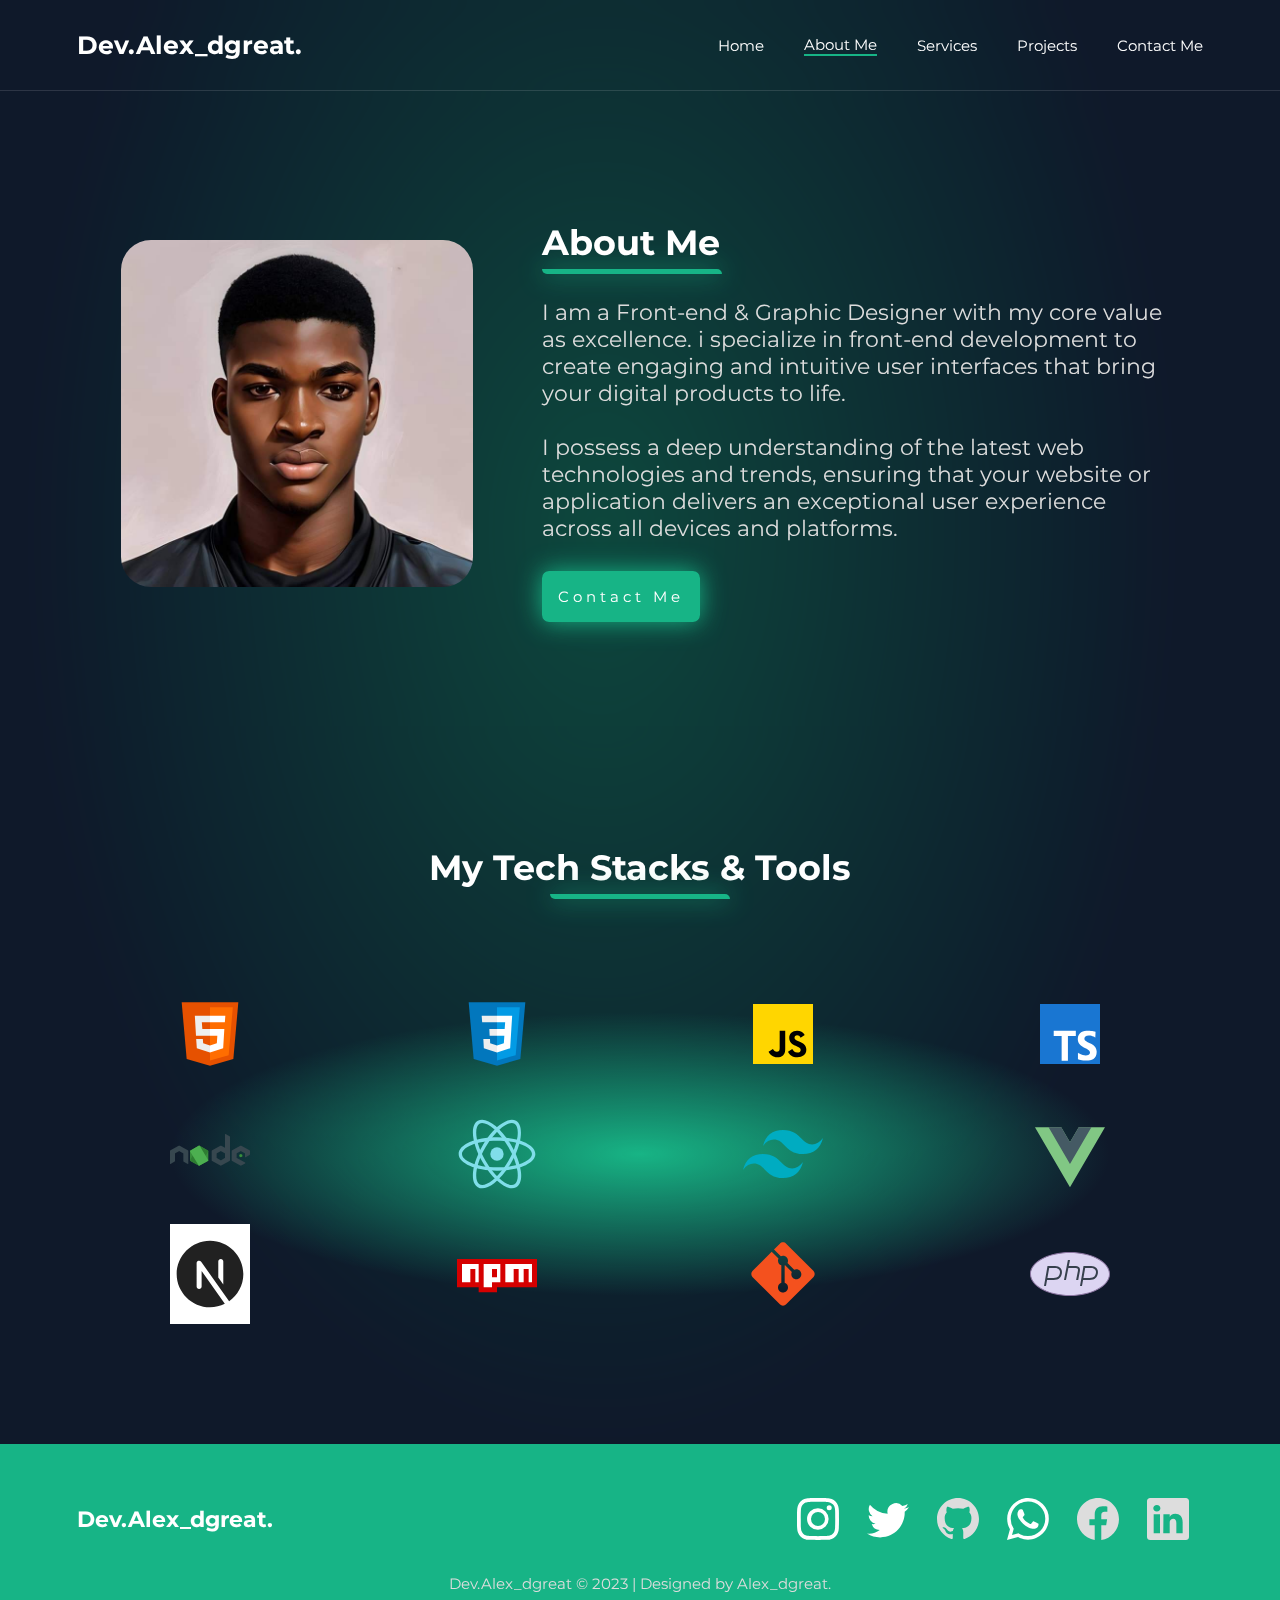
<file: about.html>
<html>
    <head>
        <meta charset="UTF-8">
        <meta http-equiv="X-UA-Compatible" content="IE=edge">
        <meta name="viewport" content="width=device-width, initial-scale=1.0">
        <link rel="icon" href="./assets/icons/favicon.png" type="image/x-icon">
        <link href="./assets/style.css" rel="stylesheet" />
        <link href="./assets/phone.css" rel="stylesheet" />
        <link href="./assets/tablet.css" rel="stylesheet" />
        <link href="https://fonts.googleapis.com/css2?family=Orbitron:wght@400;500&family=Quicksand:wght@300;400;500;600;700&display=swap" rel="stylesheet">
        <link href="https://fonts.googleapis.com/css2?family=Darker+Grotesque:wght@300;400;500&display=swap" rel="stylesheet">
        <link href="https://fonts.googleapis.com/css2?family=Montserrat:wght@200;300;400;500&display=swap" rel="stylesheet">
        <title>Dev.Adg | About Me</title>
    </head>

    <body>
        <div class="preloader" id="preloader">
            <div class="loader"></div>
        </div>
          
        <!-- header starts -->
        <div class="h-s">
            <nav class="navbar">
                <a href="./index.html" class="nav-branding">Dev.Alex_dgreat.</a>

                <ul class="nav-menu">
                    <li class="nav-item">
                        <a href="./index.html" class="nav-link">Home</a>
                    </li>
                    <li class="nav-item">
                        <a href="./about.html" class="nav-link link-active">About Me</a>
                    </li>
                    <li class="nav-item">
                        <a href="./services.html" class="nav-link">Services</a>
                    </li>
                    <li class="nav-item">
                        <a href="./projects.html" class="nav-link">Projects</a>
                    </li>
                    <li class="nav-item">
                        <a href="./contact.html" class="nav-link">Contact Me</a>
                    </li>
                </ul>

                <div class="hamburger">
                    <span class="bar"></span>
                    <span class="bar"></span>
                    <span class="bar"></span>
                </div>
            </nav>
        </div>
        <!-- about starts -->
        <div class="ab-s" id="abt">
            <div class="abouts">
                <div class="left-col">
                    <div class="img-wrap">
                        <img src="./assets/img/avatar.jpg" alt="Adg's img">
                    </div>
                </div>
                <div class="right-col">
                    <h1>About Me</h1>
                    <hr>
                    <p>
                        I am a Front-end & Graphic Designer with my core value as excellence. 
                        i specialize in front-end development to create engaging and intuitive
                         user interfaces that bring your digital products to life.

                        <br><br>I possess a deep understanding
                         of the latest web technologies and trends,
                          ensuring that your website or application delivers an exceptional 
                          user experience across all devices and platforms.
                    </p>
                    <a href="#cm" class="contact-btn shadow__btn">Contact Me</a>
                </div>
            </div>
        </div>
        <!-- skills starts -->
        <div class="sk-s" id="ski">
            <div class="skills">
                <div class="sk-title">
                    <h1>My Tech Stacks & Tools</h1>
                    <hr>
                </div>
                <div class="sk-grid">
                    <div>
                        <img src="./assets/icons/icons8-html5.svg" title="Html">
                    </div>
                    <div>
                        <img src="./assets/icons/icons8-css3.svg">
                    </div>
                    <div>
                        <img src="./assets/icons/icons8-javascript.svg">
                    </div>
                    <div>
                        <img src="./assets/icons/icons8-typescript.svg">
                    </div>
                    <div>
                        <img src="./assets/icons/icons8-nodejs.svg">
                    </div>
                    <div>
                        <img src="./assets/icons/icons8-react-native.svg">
                    </div>
                    <div>
                        <img src="./assets/icons/icons8-tailwindcss.svg">
                    </div>
                    <div>
                        <img src="./assets/icons/icons8-vue-js.svg">
                    </div>
                    <div>
                        <img src="./assets/icons/icons8-next.js.svg" style="background-color: #fff;">
                    </div>
                    <div>
                        <img src="./assets/icons/icons8-npm.svg">
                    </div>
                    <div>
                        <img src="./assets/icons/icons8-git.svg">
                    </div>
                    <div>
                        <img src="./assets/icons/icons8-php.svg">
                    </div>
                </div>
            </div>
        </div>
        <!-- footer starts -->
        <div class="ft-s">
            <div class="footer">
                <div class="ft-flex">
                    <div class="branding-ft">
                        <h1>Dev.Alex_dgreat.</h1>
                    </div>
                    
                    <div class="socials-ft">
                        <div class="card-wrap" style="margin-bottom: 0;">
                            <div class="card">
                                <a class="social-link1" href="https://www.instagram.com/dev.alex_dgreat">
                                  <svg viewBox="0 0 16 16" class="bi bi-instagram" fill="currentColor" height="16" width="16" 
                                  xmlns="http://www.w3.org/2000/svg" style="color: white"> <path fill="white" 
                                  d="M8 0C5.829 0 5.556.01 4.703.048 3.85.088 3.269.222 2.76.42a3.917 3.917 0 0 
                                  0-1.417.923A3.927 3.927 0 0 0 .42 2.76C.222 3.268.087 3.85.048 4.7.01 5.555 0 5.827 0 8.001c0 2.172.01 2.444.048 3.297.04.852.174 1.433.372 1.942.205.526.478.972.923 1.417.444.445.89.719 1.416.923.51.198 1.09.333 1.942.372C5.555 15.99 5.827 16 8 16s2.444-.01 3.298-.048c.851-.04 1.434-.174 1.943-.372a3.916 3.916 0 0 0 1.416-.923c.445-.445.718-.891.923-1.417.197-.509.332-1.09.372-1.942C15.99 10.445 16 10.173 16 8s-.01-2.445-.048-3.299c-.04-.851-.175-1.433-.372-1.941a3.926 3.926 0 0 0-.923-1.417A3.911 3.911 0 0 0 13.24.42c-.51-.198-1.092-.333-1.943-.372C10.443.01 10.172 0 7.998 0h.003zm-.717 1.442h.718c2.136 0 2.389.007 3.232.046.78.035 1.204.166 1.486.275.373.145.64.319.92.599.28.28.453.546.598.92.11.281.24.705.275 1.485.039.843.047 1.096.047 3.231s-.008 2.389-.047 3.232c-.035.78-.166 1.203-.275 1.485a2.47 2.47 0 0 1-.599.919c-.28.28-.546.453-.92.598-.28.11-.704.24-1.485.276-.843.038-1.096.047-3.232.047s-2.39-.009-3.233-.047c-.78-.036-1.203-.166-1.485-.276a2.478 2.478 0 0 1-.92-.598 2.48 2.48 0 0 1-.6-.92c-.109-.281-.24-.705-.275-1.485-.038-.843-.046-1.096-.046-3.233 0-2.136.008-2.388.046-3.231.036-.78.166-1.204.276-1.486.145-.373.319-.64.599-.92.28-.28.546-.453.92-.598.282-.11.705-.24 1.485-.276.738-.034 1.024-.044 2.515-.045v.002zm4.988 1.328a.96.96 0 1 0 0 1.92.96.96 0 0 0 0-1.92zm-4.27 1.122a4.109 4.109 0 1 0 0 8.217 4.109 4.109 0 0 0 0-8.217zm0 1.441a2.667 2.667 0 1 1 0 5.334 2.667 2.667 0 0 1 0-5.334z"></path> </svg>
                                </a>

                                <a class="social-link2" href="https://twitter.com/OgbuaguGreat?t=AFnl3OEwVR2BFGPoTYaGYQ&s=09">
                                  <svg viewBox="0 0 16 16" class="bi bi-twitter" fill="currentColor" height="16" width="16" 
                                  xmlns="http://www.w3.org/2000/svg" style="color: white"> <path fill="white" 
                                  d="M5.026 15c6.038 0 9.341-5.003 9.341-9.334 0-.14 0-.282-.006-.422A6.685 6.685 
                                  0 0 0 16 3.542a6.658 6.658 0 0 1-1.889.518 3.301 3.301 0 0 0 1.447-1.817 6.533 6.533 0 0 1-2.087.793A3.286 3.286 0 0 0 7.875 6.03a9.325 9.325 0 0 1-6.767-3.429 3.289 3.289 0 0 0 1.018 4.382A3.323 3.323 0 0 1 .64 6.575v.045a3.288 3.288 0 0 0 2.632 3.218 3.203 3.203 0 0 1-.865.115 3.23 3.23 0 0 1-.614-.057 3.283 3.283 0 0 0 3.067 2.277A6.588 6.588 0 0 1 .78 13.58a6.32 6.32 0 0 1-.78-.045A9.344 9.344 0 0 0 5.026 15z"></path> </svg>              </a>
                                
                                <a class="social-link3" href="https://github.com/devalexdgreat">
                                    <svg xmlns="http://www.w3.org/2000/svg" width="16" height="16" fill="currentColor" class="bi bi-github" viewBox="0 0 16 16">
                                        <path d="M8 0C3.58 0 0 3.58 0 8c0 3.54 2.29 6.53 5.47 7.59.4.07.55-.17.55-.38 0-.19-.01-.82-.01-1.49-2.01.37-2.53-.49-2.69-.94-.09-.23-.48-.94-.82-1.13-.28-.15-.68-.52-.01-.53.63-.01 1.08.58 1.23.82.72 1.21 1.87.87 2.33.66.07-.52.28-.87.51-1.07-1.78-.2-3.64-.89-3.64-3.95 0-.87.31-1.59.82-2.15-.08-.2-.36-1.02.08-2.12 0 0 .67-.21 2.2.82.64-.18 1.32-.27 2-.27.68 0 1.36.09 2 .27 1.53-1.04 2.2-.82 2.2-.82.44 1.1.16 1.92.08 2.12.51.56.82 1.27.82 2.15 0 3.07-1.87 3.75-3.65 3.95.29.25.54.73.54 1.48 0 1.07-.01 1.93-.01 2.2 0 .21.15.46.55.38A8.012 8.012 0 0 0 16 8c0-4.42-3.58-8-8-8z"/>
                                      </svg>
                                </a>

                                <a class="social-link4" href="https://wa.link/j98kzk">
                                  <svg viewBox="0 0 16 16" class="bi bi-whatsapp" fill="currentColor" height="16" width="16" 
                                  xmlns="http://www.w3.org/2000/svg" style="color: white"> <path fill="white" 
                                  d="M13.601 2.326A7.854 7.854 0 0 0 7.994 0C3.627 0 .068 3.558.064 7.926c0 1.399.366 2.76 
                                  1.057 3.965L0 16l4.204-1.102a7.933 7.933 0 0 0 3.79.965h.004c4.368 0 7.926-3.558 7.93-7.93A7.898 7.898 0 0 0 13.6 2.326zM7.994 14.521a6.573 6.573 0 0 1-3.356-.92l-.24-.144-2.494.654.666-2.433-.156-.251a6.56 6.56 0 0 1-1.007-3.505c0-3.626 2.957-6.584 6.591-6.584a6.56 6.56 0 0 1 4.66 1.931 6.557 6.557 0 0 1 1.928 4.66c-.004 3.639-2.961 6.592-6.592 6.592zm3.615-4.934c-.197-.099-1.17-.578-1.353-.646-.182-.065-.315-.099-.445.099-.133.197-.513.646-.627.775-.114.133-.232.148-.43.05-.197-.1-.836-.308-1.592-.985-.59-.525-.985-1.175-1.103-1.372-.114-.198-.011-.304.088-.403.087-.088.197-.232.296-.346.1-.114.133-.198.198-.33.065-.134.034-.248-.015-.347-.05-.099-.445-1.076-.612-1.47-.16-.389-.323-.335-.445-.34-.114-.007-.247-.007-.38-.007a.729.729 0 0 0-.529.247c-.182.198-.691.677-.691 1.654 0 .977.71 1.916.81 2.049.098.133 1.394 2.132 3.383 2.992.47.205.84.326 1.129.418.475.152.904.129 1.246.08.38-.058 1.171-.48 1.338-.943.164-.464.164-.86.114-.943-.049-.084-.182-.133-.38-.232z"></path> </svg>
                                </a>

                                <a class="social-link5" href="https://www.facebook.com/profile.php?id=100084571524832">
                                    <svg xmlns="http://www.w3.org/2000/svg" width="16" height="16" fill="currentColor" class="bi bi-facebook" viewBox="0 0 16 16">
                                        <path d="M16 8.049c0-4.446-3.582-8.05-8-8.05C3.58 0-.002 3.603-.002 8.05c0 4.017 2.926 7.347 6.75 7.951v-5.625h-2.03V8.05H6.75V6.275c0-2.017 1.195-3.131 3.022-3.131.876 0 1.791.157 1.791.157v1.98h-1.009c-.993 0-1.303.621-1.303 1.258v1.51h2.218l-.354 2.326H9.25V16c3.824-.604 6.75-3.934 6.75-7.951z"/>
                                    </svg>  
                                </a>
                                <a class="social-link6" href="https://www.linkedin.com/in/great-alexander-713137232">
                                    <svg xmlns="http://www.w3.org/2000/svg" width="16" height="16" fill="currentColor" class="bi bi-linkedin" viewBox="0 0 16 16">
                                        <path d="M0 1.146C0 .513.526 0 1.175 0h13.65C15.474 0 16 .513 16 1.146v13.708c0 .633-.526 1.146-1.175 1.146H1.175C.526 16 0 15.487 0 14.854V1.146zm4.943 12.248V6.169H2.542v7.225h2.401zm-1.2-8.212c.837 0 1.358-.554 1.358-1.248-.015-.709-.52-1.248-1.342-1.248-.822 0-1.359.54-1.359 1.248 0 .694.521 1.248 1.327 1.248h.016zm4.908 8.212V9.359c0-.216.016-.432.08-.586.173-.431.568-.878 1.232-.878.869 0 1.216.662 1.216 1.634v3.865h2.401V9.25c0-2.22-1.184-3.252-2.764-3.252-1.274 0-1.845.7-2.165 1.193v.025h-.016a5.54 5.54 0 0 1 .016-.025V6.169h-2.4c.03.678 0 7.225 0 7.225h2.4z"/>
                                    </svg>  
                                </a>
                            </div>
                        </div>
                    </div>
                </div>

                <div class="copyright">
                    <p>Dev.Alex_dgreat &copy; 2023 | Designed by Alex_dgreat.</p>
                </div>
            </div>
        </div>
    <script>
        const hamburger = document.querySelector(".hamburger");
        const navMenu = document.querySelector(".nav-menu");
    
        hamburger.addEventListener('click', () => {
            hamburger.classList.toggle('active');
            navMenu.classList.toggle('active');
        })
    
        document.querySelectorAll('.nav-link').forEach(n => n.addEventListener('click', () => {
            hamburger.classList.remove('active');
            navMenu.classList.remove('active');
        }))
    </script>

    <script>
        var loader = document.getElementById('preloader');
        window.addEventListener('load', function() {
            loader.style.display = "none";
        })
    </script>
</html>
</file>
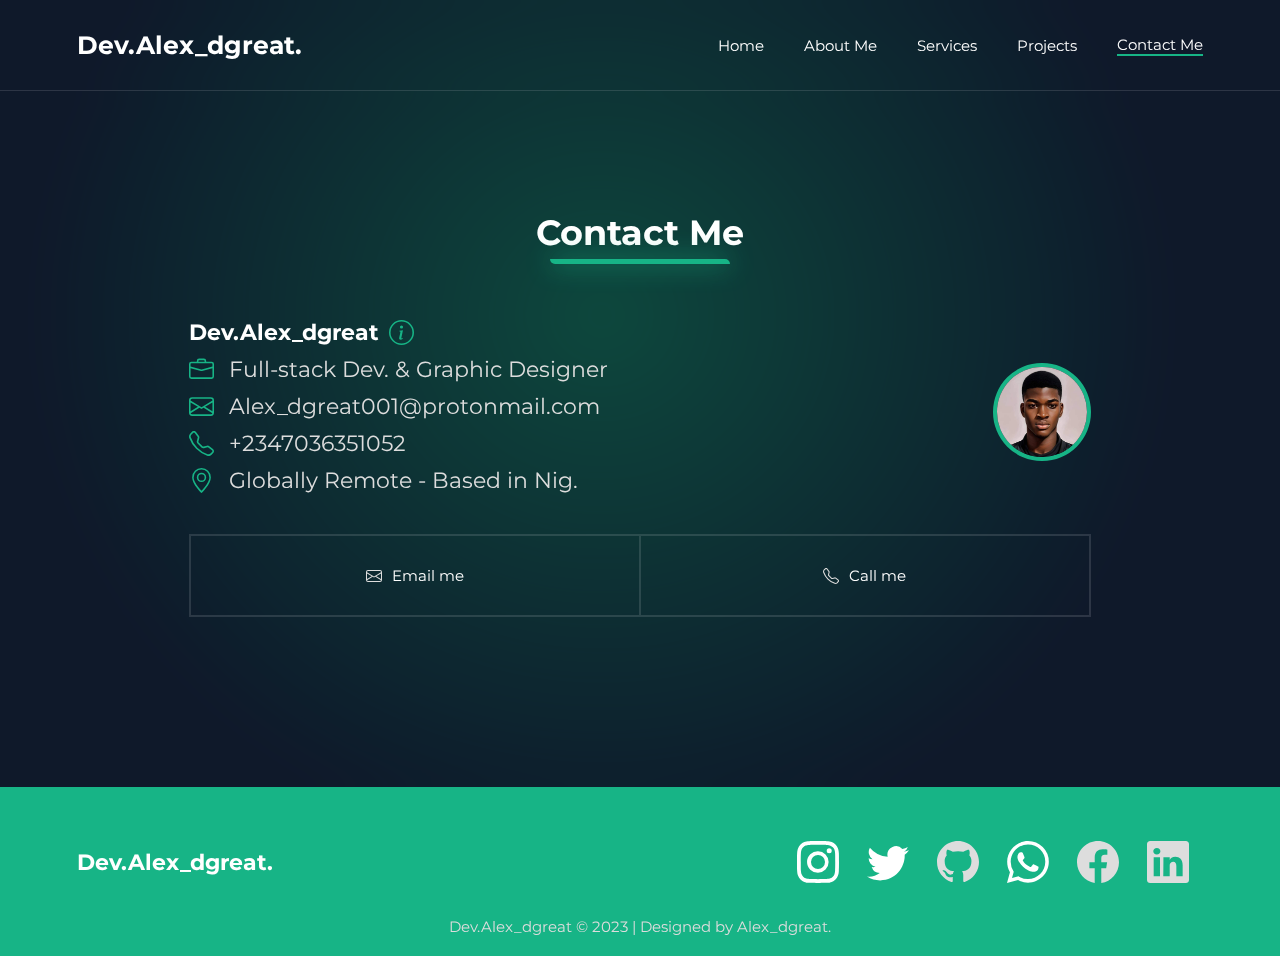
<file: contact.html>
<html>
    <head>
        <meta charset="UTF-8">
        <meta http-equiv="X-UA-Compatible" content="IE=edge">
        <meta name="viewport" content="width=device-width, initial-scale=1.0">
        <link rel="icon" href="./assets/icons/favicon.png" type="image/x-icon">
        <link href="./assets/style.css" rel="stylesheet" />
        <link href="./assets/phone.css" rel="stylesheet" />
        <link href="./assets/tablet.css" rel="stylesheet" />
        <link href="https://fonts.googleapis.com/css2?family=Orbitron:wght@400;500&family=Quicksand:wght@300;400;500;600;700&display=swap" rel="stylesheet">
        <link href="https://fonts.googleapis.com/css2?family=Darker+Grotesque:wght@300;400;500&display=swap" rel="stylesheet">
        <link href="https://fonts.googleapis.com/css2?family=Montserrat:wght@200;300;400;500&display=swap" rel="stylesheet">
        <title>Dev.Adg | Contact Me</title>
    </head>

    <body>
        <div class="preloader" id="preloader">
            <div class="loader"></div>
        </div>
          
        <!-- header starts -->
        <div class="h-s">
            <nav class="navbar">
                <a href="./index.html" class="nav-branding">Dev.Alex_dgreat.</a>

                <ul class="nav-menu">
                    <li class="nav-item">
                        <a href="./index.html" class="nav-link">Home</a>
                    </li>
                    <li class="nav-item">
                        <a href="./about.html" class="nav-link">About Me</a>
                    </li>
                    <li class="nav-item">
                        <a href="./services.html" class="nav-link">Services</a>
                    </li>
                    <li class="nav-item">
                        <a href="./projects.html" class="nav-link">Projects</a>
                    </li>
                    <li class="nav-item">
                        <a href="./contact.html" class="nav-link link-active">Contact Me</a>
                    </li>
                </ul>

                <div class="hamburger">
                    <span class="bar"></span>
                    <span class="bar"></span>
                    <span class="bar"></span>
                </div>
            </nav>
        </div>
        <!-- contact starts -->
        <div class="cm-s" id="cm">
            <div class="contact">
                <div class="cm-title">
                    <h1>Contact Me</h1>
                    <hr>
                </div>
                <div class="cm-body">
                    <div class="cm-card">
                        <div class="cm-top">
                            <div class="cm-detail">
                                <span class="hash-wrap">
                                    <h1>Dev.Alex_dgreat</h1><span class="hashtag">Dev.</span><span class="hashtag">Des.</span>
                                    <svg xmlns="http://www.w3.org/2000/svg" width="25" height="25" fill="#17B486" class="bi bi-info-circle" viewBox="0 0 16 16">
                                        <path d="M8 15A7 7 0 1 1 8 1a7 7 0 0 1 0 14zm0 1A8 8 0 1 0 8 0a8 8 0 0 0 0 16z"/>
                                        <path d="m8.93 6.588-2.29.287-.082.38.45.083c.294.07.352.176.288.469l-.738 3.468c-.194.897.105 
                                        1.319.808 1.319.545 0 1.178-.252 1.465-.598l.088-.416c-.2.176-.492.246-.686.246-.275 0-.375-.193-.304-.533L8.93 
                                        6.588zM9 4.5a1 1 0 1 1-2 0 1 1 0 0 1 2 0z"/>
                                    </svg>
                                </span>
                                <p>
                                    <svg xmlns="http://www.w3.org/2000/svg" width="25" height="25" fill="#17B486" class="bi bi-briefcase" viewBox="0 0 16 16">
                                        <path d="M6.5 1A1.5 1.5 0 0 0 5 2.5V3H1.5A1.5 1.5 0 0 0 0 4.5v8A1.5 1.5 0 0 0 1.5 14h13a1.5 
                                        1.5 0 0 0 1.5-1.5v-8A1.5 1.5 0 0 0 14.5 3H11v-.5A1.5 1.5 0 0 0 9.5 1h-3zm0 1h3a.5.5 0 0 1 
                                        .5.5V3H6v-.5a.5.5 0 0 1 .5-.5zm1.886 6.914L15 7.151V12.5a.5.5 0 0 1-.5.5h-13a.5.5 0 0 1-.5-.5V7.15l6.614 
                                        1.764a1.5 1.5 0 0 0 .772 0zM1.5 4h13a.5.5 0 0 1 .5.5v1.616L8.129 7.948a.5.5 0 0 1-.258 0L1 6.116V4.5a.5.5 0 0 1 .5-.5z"/>
                                      </svg>
                                    <span>Full-stack Dev. & Graphic Designer</span>
                                </p>
                                <p>
                                    <svg xmlns="http://www.w3.org/2000/svg" width="25" 
                                    height="25" fill="#17B486" class="bi bi-envelope" 
                                    viewBox="0 0 16 16">
                                    <path d="M0 4a2 2 0 0 1 2-2h12a2 2 0 0 1 2 2v8a2 2 0 0 1-2 2H2a2 2 0 
                                    0 1-2-2V4Zm2-1a1 1 0 0 0-1 1v.217l7 4.2 7-4.2V4a1 1 0 0 0-1-1H2Zm13 
                                    2.383-4.708 2.825L15 11.105V5.383Zm-.034 6.876-5.64-3.471L8 9.583l-1.326-.795-5.64 
                                    3.47A1 1 0 0 0 2 13h12a1 1 0 0 0 .966-.741ZM1 11.105l4.708-2.897L1 5.383v5.722Z"/>
                                  </svg>
                                  <span>Alex_dgreat001@protonmail.com</span>
                                </p>
                                <p><svg xmlns="http://www.w3.org/2000/svg" width="25" height="25" fill="#17B486" class="bi bi-telephone" viewBox="0 0 16 16">
                                    <path d="M3.654 1.328a.678.678 0 0 0-1.015-.063L1.605 2.3c-.483.484-.661 1.169-.45 1.77a17.568 17.568 0 0 0 4.168 6.608 
                                    17.569 17.569 0 0 0 6.608 4.168c.601.211 1.286.033 1.77-.45l1.034-1.034a.678.678 0 0 0-.063-1.015l-2.307-1.794a.678.678 0 0 
                                    0-.58-.122l-2.19.547a1.745 1.745 0 0 1-1.657-.459L5.482 8.062a1.745 1.745 0 0 1-.46-1.657l.548-2.19a.678.678 0 0 0-.122-.58L3.654 
                                    1.328zM1.884.511a1.745 1.745 0 0 1 2.612.163L6.29 2.98c.329.423.445.974.315 1.494l-.547 2.19a.678.678 0 0 0 
                                    .178.643l2.457 2.457a.678.678 0 0 0 .644.178l2.189-.547a1.745 1.745 0 0 1 1.494.315l2.306 1.794c.829.645.905 
                                    1.87.163 2.611l-1.034 1.034c-.74.74-1.846 1.065-2.877.702a18.634 18.634 0 0 1-7.01-4.42 18.634 18.634 0 0 
                                    1-4.42-7.009c-.362-1.03-.037-2.137.703-2.877L1.885.511z"/>
                                  </svg>
                                  <span>+2347036351052</span>
                                </p>
                                <p><svg xmlns="http://www.w3.org/2000/svg" width="25" height="25" fill="#17B486" class="bi bi-geo-alt" viewBox="0 0 16 16">
                                    <path d="M12.166 8.94c-.524 1.062-1.234 2.12-1.96 3.07A31.493 31.493 0 0 1 8 14.58a31.481 31.481 0 0 1-2.206-2.57c-.726-.95-1.436-2.008-1.96-3.07C3.304 7.867 3 6.862 3 6a5 5 0 0 1 10 0c0 .862-.305 1.867-.834 2.94zM8 16s6-5.686 6-10A6 6 0 0 0 2 6c0 4.314 6 10 6 10z"/>
                                    <path d="M8 8a2 2 0 1 1 0-4 2 2 0 0 1 0 4zm0 1a3 3 0 1 0 0-6 3 3 0 0 0 0 6z"/>
                                  </svg>
                                  <span>Globally Remote - Based in Nig.</span>
                                </p>
                            </div>
                            <div class="cm-dp"><img src="./assets/img/avatar.jpg"></div>
                        </div>
                        <div class="cm-bottom">
                            <a href="mailto: alex_dgreat001@protonmail.com" class="cm-link"><svg xmlns="http://www.w3.org/2000/svg"
                                 width="16" height="16" fill="currentColor" class="bi bi-envelope" viewBox="0 0 16 16">
                                <path d="M0 4a2 2 0 0 1 2-2h12a2 2 0 0 1 2 2v8a2 2 0 0 1-2 2H2a2 2 0 0 1-2-2V4Zm2-1a1 1 0 0 0-1 
                                1v.217l7 4.2 7-4.2V4a1 1 0 0 0-1-1H2Zm13 2.383-4.708 2.825L15 11.105V5.383Zm-.034 6.876-5.64-3.471L8 
                                9.583l-1.326-.795-5.64 3.47A1 1 0 0 0 2 13h12a1 1 0 0 0 .966-.741ZM1 11.105l4.708-2.897L1 5.383v5.722Z"/>
                              </svg> Email me</a>
                            <a href="tel: 07036351052" class="cm-link"><svg xmlns="http://www.w3.org/2000/svg" width="16" height="16" 
                                fill="currentColor" class="bi bi-telephone" viewBox="0 0 16 16">
                                <path d="M3.654 1.328a.678.678 0 0 0-1.015-.063L1.605 2.3c-.483.484-.661 1.169-.45 1.77a17.568 
                                17.568 0 0 0 4.168 6.608 17.569 17.569 0 0 0 6.608 4.168c.601.211 1.286.033 1.77-.45l1.034-1.034a.678.678 0 0 
                                0-.063-1.015l-2.307-1.794a.678.678 0 0 0-.58-.122l-2.19.547a1.745 1.745 0 0 1-1.657-.459L5.482 8.062a1.745 
                                1.745 0 0 1-.46-1.657l.548-2.19a.678.678 0 0 0-.122-.58L3.654 1.328zM1.884.511a1.745 1.745 0 0 1 2.612.163L6.29 
                                2.98c.329.423.445.974.315 1.494l-.547 2.19a.678.678 0 0 0 .178.643l2.457 2.457a.678.678 0 0 0 .644.178l2.189-.547a1.745 
                                1.745 0 0 1 1.494.315l2.306 1.794c.829.645.905 1.87.163 2.611l-1.034 1.034c-.74.74-1.846 1.065-2.877.702a18.634 18.634 
                                0 0 1-7.01-4.42 18.634 18.634 0 0 1-4.42-7.009c-.362-1.03-.037-2.137.703-2.877L1.885.511z"/>
                              </svg> Call me</a>
                        </div>
                    </div>
                </div>
            </div>
        </div>
        <!-- footer starts -->
        <div class="ft-s">
            <div class="footer">
                <div class="ft-flex">
                    <div class="branding-ft">
                        <h1>Dev.Alex_dgreat.</h1>
                    </div>
                    
                    <div class="socials-ft">
                        <div class="card-wrap" style="margin-bottom: 0;">
                            <div class="card">
                                <a class="social-link1" href="https://www.instagram.com/dev.alex_dgreat">
                                  <svg viewBox="0 0 16 16" class="bi bi-instagram" fill="currentColor" height="16" width="16" 
                                  xmlns="http://www.w3.org/2000/svg" style="color: white"> <path fill="white" 
                                  d="M8 0C5.829 0 5.556.01 4.703.048 3.85.088 3.269.222 2.76.42a3.917 3.917 0 0 
                                  0-1.417.923A3.927 3.927 0 0 0 .42 2.76C.222 3.268.087 3.85.048 4.7.01 5.555 0 5.827 0 8.001c0 2.172.01 2.444.048 3.297.04.852.174 1.433.372 1.942.205.526.478.972.923 1.417.444.445.89.719 1.416.923.51.198 1.09.333 1.942.372C5.555 15.99 5.827 16 8 16s2.444-.01 3.298-.048c.851-.04 1.434-.174 1.943-.372a3.916 3.916 0 0 0 1.416-.923c.445-.445.718-.891.923-1.417.197-.509.332-1.09.372-1.942C15.99 10.445 16 10.173 16 8s-.01-2.445-.048-3.299c-.04-.851-.175-1.433-.372-1.941a3.926 3.926 0 0 0-.923-1.417A3.911 3.911 0 0 0 13.24.42c-.51-.198-1.092-.333-1.943-.372C10.443.01 10.172 0 7.998 0h.003zm-.717 1.442h.718c2.136 0 2.389.007 3.232.046.78.035 1.204.166 1.486.275.373.145.64.319.92.599.28.28.453.546.598.92.11.281.24.705.275 1.485.039.843.047 1.096.047 3.231s-.008 2.389-.047 3.232c-.035.78-.166 1.203-.275 1.485a2.47 2.47 0 0 1-.599.919c-.28.28-.546.453-.92.598-.28.11-.704.24-1.485.276-.843.038-1.096.047-3.232.047s-2.39-.009-3.233-.047c-.78-.036-1.203-.166-1.485-.276a2.478 2.478 0 0 1-.92-.598 2.48 2.48 0 0 1-.6-.92c-.109-.281-.24-.705-.275-1.485-.038-.843-.046-1.096-.046-3.233 0-2.136.008-2.388.046-3.231.036-.78.166-1.204.276-1.486.145-.373.319-.64.599-.92.28-.28.546-.453.92-.598.282-.11.705-.24 1.485-.276.738-.034 1.024-.044 2.515-.045v.002zm4.988 1.328a.96.96 0 1 0 0 1.92.96.96 0 0 0 0-1.92zm-4.27 1.122a4.109 4.109 0 1 0 0 8.217 4.109 4.109 0 0 0 0-8.217zm0 1.441a2.667 2.667 0 1 1 0 5.334 2.667 2.667 0 0 1 0-5.334z"></path> </svg>
                                </a>

                                <a class="social-link2" href="https://twitter.com/OgbuaguGreat?t=AFnl3OEwVR2BFGPoTYaGYQ&s=09">
                                  <svg viewBox="0 0 16 16" class="bi bi-twitter" fill="currentColor" height="16" width="16" 
                                  xmlns="http://www.w3.org/2000/svg" style="color: white"> <path fill="white" 
                                  d="M5.026 15c6.038 0 9.341-5.003 9.341-9.334 0-.14 0-.282-.006-.422A6.685 6.685 
                                  0 0 0 16 3.542a6.658 6.658 0 0 1-1.889.518 3.301 3.301 0 0 0 1.447-1.817 6.533 6.533 0 0 1-2.087.793A3.286 3.286 0 0 0 7.875 6.03a9.325 9.325 0 0 1-6.767-3.429 3.289 3.289 0 0 0 1.018 4.382A3.323 3.323 0 0 1 .64 6.575v.045a3.288 3.288 0 0 0 2.632 3.218 3.203 3.203 0 0 1-.865.115 3.23 3.23 0 0 1-.614-.057 3.283 3.283 0 0 0 3.067 2.277A6.588 6.588 0 0 1 .78 13.58a6.32 6.32 0 0 1-.78-.045A9.344 9.344 0 0 0 5.026 15z"></path> </svg>              </a>
                                
                                <a class="social-link3" href="https://github.com/devalexdgreat">
                                    <svg xmlns="http://www.w3.org/2000/svg" width="16" height="16" fill="currentColor" class="bi bi-github" viewBox="0 0 16 16">
                                        <path d="M8 0C3.58 0 0 3.58 0 8c0 3.54 2.29 6.53 5.47 7.59.4.07.55-.17.55-.38 0-.19-.01-.82-.01-1.49-2.01.37-2.53-.49-2.69-.94-.09-.23-.48-.94-.82-1.13-.28-.15-.68-.52-.01-.53.63-.01 1.08.58 1.23.82.72 1.21 1.87.87 2.33.66.07-.52.28-.87.51-1.07-1.78-.2-3.64-.89-3.64-3.95 0-.87.31-1.59.82-2.15-.08-.2-.36-1.02.08-2.12 0 0 .67-.21 2.2.82.64-.18 1.32-.27 2-.27.68 0 1.36.09 2 .27 1.53-1.04 2.2-.82 2.2-.82.44 1.1.16 1.92.08 2.12.51.56.82 1.27.82 2.15 0 3.07-1.87 3.75-3.65 3.95.29.25.54.73.54 1.48 0 1.07-.01 1.93-.01 2.2 0 .21.15.46.55.38A8.012 8.012 0 0 0 16 8c0-4.42-3.58-8-8-8z"/>
                                      </svg>
                                </a>

                                <a class="social-link4" href="https://wa.link/j98kzk">
                                  <svg viewBox="0 0 16 16" class="bi bi-whatsapp" fill="currentColor" height="16" width="16" 
                                  xmlns="http://www.w3.org/2000/svg" style="color: white"> <path fill="white" 
                                  d="M13.601 2.326A7.854 7.854 0 0 0 7.994 0C3.627 0 .068 3.558.064 7.926c0 1.399.366 2.76 
                                  1.057 3.965L0 16l4.204-1.102a7.933 7.933 0 0 0 3.79.965h.004c4.368 0 7.926-3.558 7.93-7.93A7.898 7.898 0 0 0 13.6 2.326zM7.994 14.521a6.573 6.573 0 0 1-3.356-.92l-.24-.144-2.494.654.666-2.433-.156-.251a6.56 6.56 0 0 1-1.007-3.505c0-3.626 2.957-6.584 6.591-6.584a6.56 6.56 0 0 1 4.66 1.931 6.557 6.557 0 0 1 1.928 4.66c-.004 3.639-2.961 6.592-6.592 6.592zm3.615-4.934c-.197-.099-1.17-.578-1.353-.646-.182-.065-.315-.099-.445.099-.133.197-.513.646-.627.775-.114.133-.232.148-.43.05-.197-.1-.836-.308-1.592-.985-.59-.525-.985-1.175-1.103-1.372-.114-.198-.011-.304.088-.403.087-.088.197-.232.296-.346.1-.114.133-.198.198-.33.065-.134.034-.248-.015-.347-.05-.099-.445-1.076-.612-1.47-.16-.389-.323-.335-.445-.34-.114-.007-.247-.007-.38-.007a.729.729 0 0 0-.529.247c-.182.198-.691.677-.691 1.654 0 .977.71 1.916.81 2.049.098.133 1.394 2.132 3.383 2.992.47.205.84.326 1.129.418.475.152.904.129 1.246.08.38-.058 1.171-.48 1.338-.943.164-.464.164-.86.114-.943-.049-.084-.182-.133-.38-.232z"></path> </svg>
                                </a>

                                <a class="social-link5" href="https://www.facebook.com/profile.php?id=100084571524832">
                                    <svg xmlns="http://www.w3.org/2000/svg" width="16" height="16" fill="currentColor" class="bi bi-facebook" viewBox="0 0 16 16">
                                        <path d="M16 8.049c0-4.446-3.582-8.05-8-8.05C3.58 0-.002 3.603-.002 8.05c0 4.017 2.926 7.347 6.75 7.951v-5.625h-2.03V8.05H6.75V6.275c0-2.017 1.195-3.131 3.022-3.131.876 0 1.791.157 1.791.157v1.98h-1.009c-.993 0-1.303.621-1.303 1.258v1.51h2.218l-.354 2.326H9.25V16c3.824-.604 6.75-3.934 6.75-7.951z"/>
                                    </svg>  
                                </a>
                                <a class="social-link6" href="https://www.linkedin.com/in/great-alexander-713137232">
                                    <svg xmlns="http://www.w3.org/2000/svg" width="16" height="16" fill="currentColor" class="bi bi-linkedin" viewBox="0 0 16 16">
                                        <path d="M0 1.146C0 .513.526 0 1.175 0h13.65C15.474 0 16 .513 16 1.146v13.708c0 .633-.526 1.146-1.175 1.146H1.175C.526 16 0 15.487 0 14.854V1.146zm4.943 12.248V6.169H2.542v7.225h2.401zm-1.2-8.212c.837 0 1.358-.554 1.358-1.248-.015-.709-.52-1.248-1.342-1.248-.822 0-1.359.54-1.359 1.248 0 .694.521 1.248 1.327 1.248h.016zm4.908 8.212V9.359c0-.216.016-.432.08-.586.173-.431.568-.878 1.232-.878.869 0 1.216.662 1.216 1.634v3.865h2.401V9.25c0-2.22-1.184-3.252-2.764-3.252-1.274 0-1.845.7-2.165 1.193v.025h-.016a5.54 5.54 0 0 1 .016-.025V6.169h-2.4c.03.678 0 7.225 0 7.225h2.4z"/>
                                    </svg>  
                                </a>
                            </div>
                        </div>
                    </div>
                </div>

                <div class="copyright">
                    <p>Dev.Alex_dgreat &copy; 2023 | Designed by Alex_dgreat.</p>
                </div>
            </div>
        </div>
    <script>
        const hamburger = document.querySelector(".hamburger");
        const navMenu = document.querySelector(".nav-menu");
    
        hamburger.addEventListener('click', () => {
            hamburger.classList.toggle('active');
            navMenu.classList.toggle('active');
        })
    
        document.querySelectorAll('.nav-link').forEach(n => n.addEventListener('click', () => {
            hamburger.classList.remove('active');
            navMenu.classList.remove('active');
        }))
    </script>

    <script>
        var loader = document.getElementById('preloader');
        window.addEventListener('load', function() {
            loader.style.display = "none";
        })
    </script>
</html>
</file>
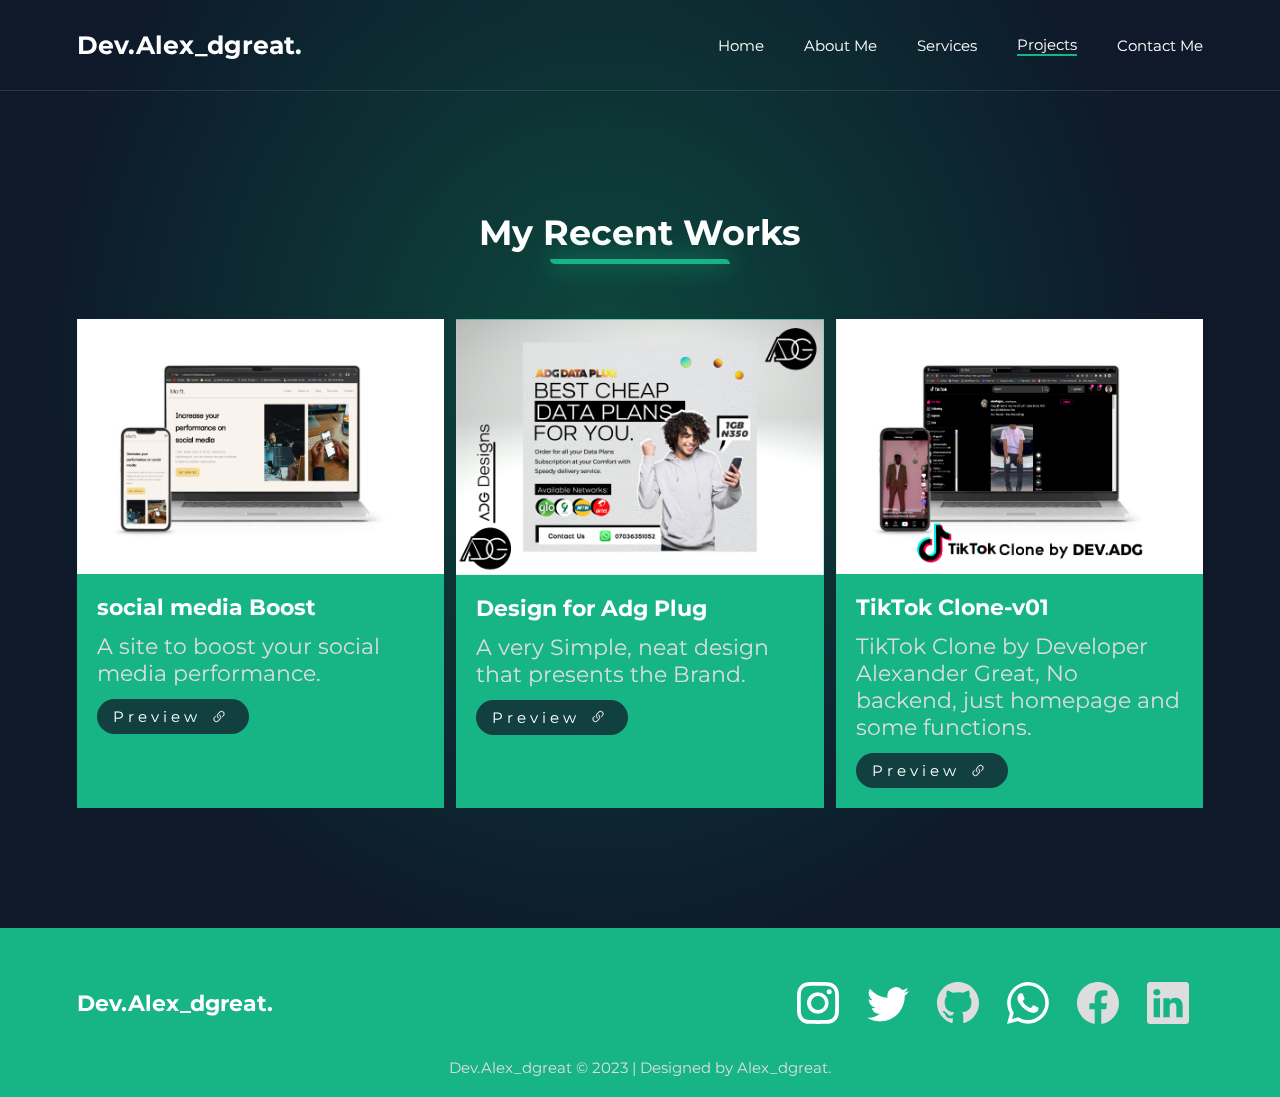
<file: projects.html>
<html>
    <head>
        <meta charset="UTF-8">
        <meta http-equiv="X-UA-Compatible" content="IE=edge">
        <meta name="viewport" content="width=device-width, initial-scale=1.0">
        <link rel="icon" href="./assets/icons/favicon.png" type="image/x-icon">
        <link href="./assets/style.css" rel="stylesheet" />
        <link href="./assets/phone.css" rel="stylesheet" />
        <link href="./assets/tablet.css" rel="stylesheet" />
        <link href="https://fonts.googleapis.com/css2?family=Orbitron:wght@400;500&family=Quicksand:wght@300;400;500;600;700&display=swap" rel="stylesheet">
        <link href="https://fonts.googleapis.com/css2?family=Darker+Grotesque:wght@300;400;500&display=swap" rel="stylesheet">
        <link href="https://fonts.googleapis.com/css2?family=Montserrat:wght@200;300;400;500&display=swap" rel="stylesheet">
        <title>Dev.Adg | Projects</title>
    </head>

    <body>
        <div class="preloader" id="preloader">
            <div class="loader"></div>
        </div>
          
        <!-- header starts -->
        <div class="h-s">
            <nav class="navbar">
                <a href="./index.html" class="nav-branding">Dev.Alex_dgreat.</a>

                <ul class="nav-menu">
                    <li class="nav-item">
                        <a href="./index.html" class="nav-link">Home</a>
                    </li>
                    <li class="nav-item">
                        <a href="./about.html" class="nav-link">About Me</a>
                    </li>
                    <li class="nav-item">
                        <a href="./services.html" class="nav-link">Services</a>
                    </li>
                    <li class="nav-item">
                        <a href="./projects.html" class="nav-link link-active">Projects</a>
                    </li>
                    <li class="nav-item">
                        <a href="./contact.html" class="nav-link">Contact Me</a>
                    </li>
                </ul>

                <div class="hamburger">
                    <span class="bar"></span>
                    <span class="bar"></span>
                    <span class="bar"></span>
                </div>
            </nav>
        </div>
        <!-- projects starts -->
        <div class="pj-s"id="pj">
            <div class="projects">
                <div class="pj-title">
                    <h1>My Recent Works</h1>
                    <hr>
                </div>
                <div class="pj-ui">
                    <div class="grid-system">
                        <div class="grid-card">
                            <div class="grid-img">
                                <img src="./assets/projects/project template.png" class="img-cl">
                            </div>
                            <div class="grid-text">
                                <h2>social media Boost</h2>
                                <p>A site to boost your social media performance.
                                </p>
                                <a href="https://ui-design-smoky.vercel.app/" class="pr-btn shadow__btn">Preview <svg xmlns="http://www.w3.org/2000/svg" width="16" height="16" fill="currentColor" class="bi bi-link-45deg" viewBox="0 0 16 16">
                                    <path d="M4.715 6.542 3.343 7.914a3 3 0 1 0 4.243 4.243l1.828-1.829A3 3 0 0 0 8.586 5.5L8 6.086a1.002 1.002 0 0 0-.154.199 2 2 0 0 1 .861 3.337L6.88 11.45a2 2 0 1 1-2.83-2.83l.793-.792a4.018 4.018 0 0 1-.128-1.287z"/>
                                    <path d="M6.586 4.672A3 3 0 0 0 7.414 9.5l.775-.776a2 2 0 0 1-.896-3.346L9.12 3.55a2 2 0 1 1 2.83 2.83l-.793.792c.112.42.155.855.128 1.287l1.372-1.372a3 3 0 1 0-4.243-4.243L6.586 4.672z"/>
                                </svg>
                                </a>
                            </div>
                        </div>                        
                        <div class="grid-card">
                            <div class="grid-img">
                               <img src="./assets/projects/project-2.png" class="img-cl"> 
                            </div>
                            <div class="grid-text">
                                <h2>Design for Adg Plug</h2>
                                <p>A very Simple, neat design that presents the Brand.
                                </p>
                                <a href="#" class="pr-btn shadow__btn">Preview <svg xmlns="http://www.w3.org/2000/svg" width="16" height="16" fill="currentColor" class="bi bi-link-45deg" viewBox="0 0 16 16">
                                    <path d="M4.715 6.542 3.343 7.914a3 3 0 1 0 4.243 4.243l1.828-1.829A3 3 0 0 0 8.586 5.5L8 6.086a1.002 1.002 0 0 0-.154.199 2 2 0 0 1 .861 3.337L6.88 11.45a2 2 0 1 1-2.83-2.83l.793-.792a4.018 4.018 0 0 1-.128-1.287z"/>
                                    <path d="M6.586 4.672A3 3 0 0 0 7.414 9.5l.775-.776a2 2 0 0 1-.896-3.346L9.12 3.55a2 2 0 1 1 2.83 2.83l-.793.792c.112.42.155.855.128 1.287l1.372-1.372a3 3 0 1 0-4.243-4.243L6.586 4.672z"/>
                                </svg>
                                </a>
                            </div>
                        </div>                        
                        <div class="grid-card">
                            <div class="grid-img">
                                <img src="./assets/projects/tiktok redesign.png" class="img-cl">
                            </div>
                            <div class="grid-text">
                                <h2>TikTok Clone-v01</h2>
                                <p>TikTok Clone by Developer Alexander Great, No backend, just homepage and some functions. 
                                </p>
                                <a href="https://tiktok-clone-roan.vercel.app" class="pr-btn shadow__btn">Preview <svg xmlns="http://www.w3.org/2000/svg" width="16" height="16" fill="currentColor" class="bi bi-link-45deg" viewBox="0 0 16 16">
                                    <path d="M4.715 6.542 3.343 7.914a3 3 0 1 0 4.243 4.243l1.828-1.829A3 3 0 0 0 8.586 5.5L8 6.086a1.002 1.002 0 0 0-.154.199 2 2 0 0 1 .861 3.337L6.88 11.45a2 2 0 1 1-2.83-2.83l.793-.792a4.018 4.018 0 0 1-.128-1.287z"/>
                                    <path d="M6.586 4.672A3 3 0 0 0 7.414 9.5l.775-.776a2 2 0 0 1-.896-3.346L9.12 3.55a2 2 0 1 1 2.83 2.83l-.793.792c.112.42.155.855.128 1.287l1.372-1.372a3 3 0 1 0-4.243-4.243L6.586 4.672z"/>
                                </svg>
                                </a>
                            </div>
                        </div>                       
                    </div>
                </div>
            </div>
        </div>
        <!-- footer starts -->
        <div class="ft-s">
            <div class="footer">
                <div class="ft-flex">
                    <div class="branding-ft">
                        <h1>Dev.Alex_dgreat.</h1>
                    </div>
                    
                    <div class="socials-ft">
                        <div class="card-wrap" style="margin-bottom: 0;">
                            <div class="card">
                                <a class="social-link1" href="https://www.instagram.com/dev.alex_dgreat">
                                  <svg viewBox="0 0 16 16" class="bi bi-instagram" fill="currentColor" height="16" width="16" 
                                  xmlns="http://www.w3.org/2000/svg" style="color: white"> <path fill="white" 
                                  d="M8 0C5.829 0 5.556.01 4.703.048 3.85.088 3.269.222 2.76.42a3.917 3.917 0 0 
                                  0-1.417.923A3.927 3.927 0 0 0 .42 2.76C.222 3.268.087 3.85.048 4.7.01 5.555 0 5.827 0 8.001c0 2.172.01 2.444.048 3.297.04.852.174 1.433.372 1.942.205.526.478.972.923 1.417.444.445.89.719 1.416.923.51.198 1.09.333 1.942.372C5.555 15.99 5.827 16 8 16s2.444-.01 3.298-.048c.851-.04 1.434-.174 1.943-.372a3.916 3.916 0 0 0 1.416-.923c.445-.445.718-.891.923-1.417.197-.509.332-1.09.372-1.942C15.99 10.445 16 10.173 16 8s-.01-2.445-.048-3.299c-.04-.851-.175-1.433-.372-1.941a3.926 3.926 0 0 0-.923-1.417A3.911 3.911 0 0 0 13.24.42c-.51-.198-1.092-.333-1.943-.372C10.443.01 10.172 0 7.998 0h.003zm-.717 1.442h.718c2.136 0 2.389.007 3.232.046.78.035 1.204.166 1.486.275.373.145.64.319.92.599.28.28.453.546.598.92.11.281.24.705.275 1.485.039.843.047 1.096.047 3.231s-.008 2.389-.047 3.232c-.035.78-.166 1.203-.275 1.485a2.47 2.47 0 0 1-.599.919c-.28.28-.546.453-.92.598-.28.11-.704.24-1.485.276-.843.038-1.096.047-3.232.047s-2.39-.009-3.233-.047c-.78-.036-1.203-.166-1.485-.276a2.478 2.478 0 0 1-.92-.598 2.48 2.48 0 0 1-.6-.92c-.109-.281-.24-.705-.275-1.485-.038-.843-.046-1.096-.046-3.233 0-2.136.008-2.388.046-3.231.036-.78.166-1.204.276-1.486.145-.373.319-.64.599-.92.28-.28.546-.453.92-.598.282-.11.705-.24 1.485-.276.738-.034 1.024-.044 2.515-.045v.002zm4.988 1.328a.96.96 0 1 0 0 1.92.96.96 0 0 0 0-1.92zm-4.27 1.122a4.109 4.109 0 1 0 0 8.217 4.109 4.109 0 0 0 0-8.217zm0 1.441a2.667 2.667 0 1 1 0 5.334 2.667 2.667 0 0 1 0-5.334z"></path> </svg>
                                </a>

                                <a class="social-link2" href="https://twitter.com/OgbuaguGreat?t=AFnl3OEwVR2BFGPoTYaGYQ&s=09">
                                  <svg viewBox="0 0 16 16" class="bi bi-twitter" fill="currentColor" height="16" width="16" 
                                  xmlns="http://www.w3.org/2000/svg" style="color: white"> <path fill="white" 
                                  d="M5.026 15c6.038 0 9.341-5.003 9.341-9.334 0-.14 0-.282-.006-.422A6.685 6.685 
                                  0 0 0 16 3.542a6.658 6.658 0 0 1-1.889.518 3.301 3.301 0 0 0 1.447-1.817 6.533 6.533 0 0 1-2.087.793A3.286 3.286 0 0 0 7.875 6.03a9.325 9.325 0 0 1-6.767-3.429 3.289 3.289 0 0 0 1.018 4.382A3.323 3.323 0 0 1 .64 6.575v.045a3.288 3.288 0 0 0 2.632 3.218 3.203 3.203 0 0 1-.865.115 3.23 3.23 0 0 1-.614-.057 3.283 3.283 0 0 0 3.067 2.277A6.588 6.588 0 0 1 .78 13.58a6.32 6.32 0 0 1-.78-.045A9.344 9.344 0 0 0 5.026 15z"></path> </svg>              </a>
                                
                                <a class="social-link3" href="https://github.com/devalexdgreat">
                                    <svg xmlns="http://www.w3.org/2000/svg" width="16" height="16" fill="currentColor" class="bi bi-github" viewBox="0 0 16 16">
                                        <path d="M8 0C3.58 0 0 3.58 0 8c0 3.54 2.29 6.53 5.47 7.59.4.07.55-.17.55-.38 0-.19-.01-.82-.01-1.49-2.01.37-2.53-.49-2.69-.94-.09-.23-.48-.94-.82-1.13-.28-.15-.68-.52-.01-.53.63-.01 1.08.58 1.23.82.72 1.21 1.87.87 2.33.66.07-.52.28-.87.51-1.07-1.78-.2-3.64-.89-3.64-3.95 0-.87.31-1.59.82-2.15-.08-.2-.36-1.02.08-2.12 0 0 .67-.21 2.2.82.64-.18 1.32-.27 2-.27.68 0 1.36.09 2 .27 1.53-1.04 2.2-.82 2.2-.82.44 1.1.16 1.92.08 2.12.51.56.82 1.27.82 2.15 0 3.07-1.87 3.75-3.65 3.95.29.25.54.73.54 1.48 0 1.07-.01 1.93-.01 2.2 0 .21.15.46.55.38A8.012 8.012 0 0 0 16 8c0-4.42-3.58-8-8-8z"/>
                                      </svg>
                                </a>

                                <a class="social-link4" href="https://wa.link/j98kzk">
                                  <svg viewBox="0 0 16 16" class="bi bi-whatsapp" fill="currentColor" height="16" width="16" 
                                  xmlns="http://www.w3.org/2000/svg" style="color: white"> <path fill="white" 
                                  d="M13.601 2.326A7.854 7.854 0 0 0 7.994 0C3.627 0 .068 3.558.064 7.926c0 1.399.366 2.76 
                                  1.057 3.965L0 16l4.204-1.102a7.933 7.933 0 0 0 3.79.965h.004c4.368 0 7.926-3.558 7.93-7.93A7.898 7.898 0 0 0 13.6 2.326zM7.994 14.521a6.573 6.573 0 0 1-3.356-.92l-.24-.144-2.494.654.666-2.433-.156-.251a6.56 6.56 0 0 1-1.007-3.505c0-3.626 2.957-6.584 6.591-6.584a6.56 6.56 0 0 1 4.66 1.931 6.557 6.557 0 0 1 1.928 4.66c-.004 3.639-2.961 6.592-6.592 6.592zm3.615-4.934c-.197-.099-1.17-.578-1.353-.646-.182-.065-.315-.099-.445.099-.133.197-.513.646-.627.775-.114.133-.232.148-.43.05-.197-.1-.836-.308-1.592-.985-.59-.525-.985-1.175-1.103-1.372-.114-.198-.011-.304.088-.403.087-.088.197-.232.296-.346.1-.114.133-.198.198-.33.065-.134.034-.248-.015-.347-.05-.099-.445-1.076-.612-1.47-.16-.389-.323-.335-.445-.34-.114-.007-.247-.007-.38-.007a.729.729 0 0 0-.529.247c-.182.198-.691.677-.691 1.654 0 .977.71 1.916.81 2.049.098.133 1.394 2.132 3.383 2.992.47.205.84.326 1.129.418.475.152.904.129 1.246.08.38-.058 1.171-.48 1.338-.943.164-.464.164-.86.114-.943-.049-.084-.182-.133-.38-.232z"></path> </svg>
                                </a>

                                <a class="social-link5" href="https://www.facebook.com/profile.php?id=100084571524832">
                                    <svg xmlns="http://www.w3.org/2000/svg" width="16" height="16" fill="currentColor" class="bi bi-facebook" viewBox="0 0 16 16">
                                        <path d="M16 8.049c0-4.446-3.582-8.05-8-8.05C3.58 0-.002 3.603-.002 8.05c0 4.017 2.926 7.347 6.75 7.951v-5.625h-2.03V8.05H6.75V6.275c0-2.017 1.195-3.131 3.022-3.131.876 0 1.791.157 1.791.157v1.98h-1.009c-.993 0-1.303.621-1.303 1.258v1.51h2.218l-.354 2.326H9.25V16c3.824-.604 6.75-3.934 6.75-7.951z"/>
                                    </svg>  
                                </a>
                                <a class="social-link6" href="https://www.linkedin.com/in/great-alexander-713137232">
                                    <svg xmlns="http://www.w3.org/2000/svg" width="16" height="16" fill="currentColor" class="bi bi-linkedin" viewBox="0 0 16 16">
                                        <path d="M0 1.146C0 .513.526 0 1.175 0h13.65C15.474 0 16 .513 16 1.146v13.708c0 .633-.526 1.146-1.175 1.146H1.175C.526 16 0 15.487 0 14.854V1.146zm4.943 12.248V6.169H2.542v7.225h2.401zm-1.2-8.212c.837 0 1.358-.554 1.358-1.248-.015-.709-.52-1.248-1.342-1.248-.822 0-1.359.54-1.359 1.248 0 .694.521 1.248 1.327 1.248h.016zm4.908 8.212V9.359c0-.216.016-.432.08-.586.173-.431.568-.878 1.232-.878.869 0 1.216.662 1.216 1.634v3.865h2.401V9.25c0-2.22-1.184-3.252-2.764-3.252-1.274 0-1.845.7-2.165 1.193v.025h-.016a5.54 5.54 0 0 1 .016-.025V6.169h-2.4c.03.678 0 7.225 0 7.225h2.4z"/>
                                    </svg>  
                                </a>
                            </div>
                        </div>
                    </div>
                </div>

                <div class="copyright">
                    <p>Dev.Alex_dgreat &copy; 2023 | Designed by Alex_dgreat.</p>
                </div>
            </div>
        </div>
    <script>
        const hamburger = document.querySelector(".hamburger");
        const navMenu = document.querySelector(".nav-menu");
    
        hamburger.addEventListener('click', () => {
            hamburger.classList.toggle('active');
            navMenu.classList.toggle('active');
        })
    
        document.querySelectorAll('.nav-link').forEach(n => n.addEventListener('click', () => {
            hamburger.classList.remove('active');
            navMenu.classList.remove('active');
        }))
    </script>

    <script>
        var loader = document.getElementById('preloader');
        window.addEventListener('load', function() {
            loader.style.display = "none";
        })
    </script>
</html>
</file>
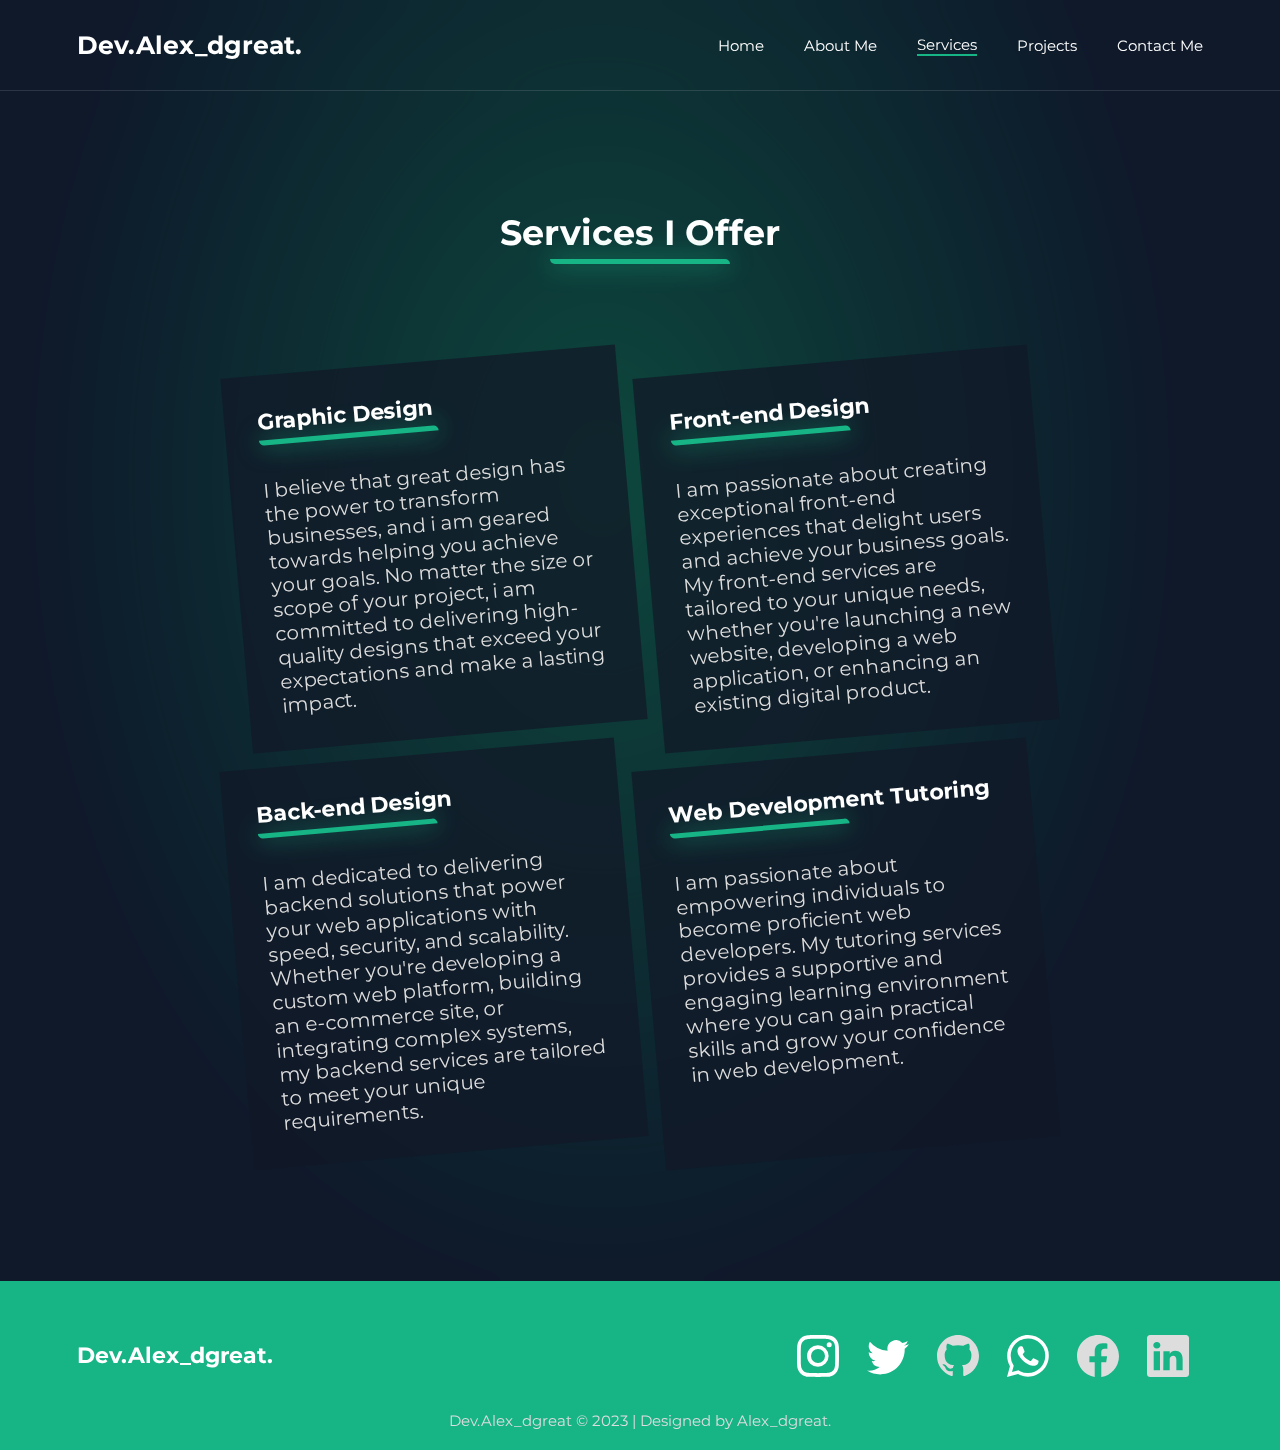
<file: services.html>
<html>
    <head>
        <meta charset="UTF-8">
        <meta http-equiv="X-UA-Compatible" content="IE=edge">
        <meta name="viewport" content="width=device-width, initial-scale=1.0">
        <link rel="icon" href="./assets/icons/favicon.png" type="image/x-icon">
        <link href="./assets/style.css" rel="stylesheet" />
        <link href="./assets/phone.css" rel="stylesheet" />
        <link href="./assets/tablet.css" rel="stylesheet" />
        <link href="https://fonts.googleapis.com/css2?family=Orbitron:wght@400;500&family=Quicksand:wght@300;400;500;600;700&display=swap" rel="stylesheet">
        <link href="https://fonts.googleapis.com/css2?family=Darker+Grotesque:wght@300;400;500&display=swap" rel="stylesheet">
        <link href="https://fonts.googleapis.com/css2?family=Montserrat:wght@200;300;400;500&display=swap" rel="stylesheet">
        <title>Dev.Adg | Services</title>
    </head>

    <body>
        <div class="preloader" id="preloader">
            <div class="loader"></div>
        </div>
          
        <!-- header starts -->
        <div class="h-s">
            <nav class="navbar">
                <a href="./index.html" class="nav-branding">Dev.Alex_dgreat.</a>

                <ul class="nav-menu">
                    <li class="nav-item">
                        <a href="./index.html" class="nav-link">Home</a>
                    </li>
                    <li class="nav-item">
                        <a href="./about.html" class="nav-link">About Me</a>
                    </li>
                    <li class="nav-item">
                        <a href="./services.html" class="nav-link link-active">Services</a>
                    </li>
                    <li class="nav-item">
                        <a href="./projects.html" class="nav-link">Projects</a>
                    </li>
                    <li class="nav-item">
                        <a href="./contact.html" class="nav-link">Contact Me</a>
                    </li>
                </ul>

                <div class="hamburger">
                    <span class="bar"></span>
                    <span class="bar"></span>
                    <span class="bar"></span>
                </div>
            </nav>
        </div>
        <!-- services starts -->
        <div class="se-s" id="ser">
            <div class="services">
                <div class="s-title">
                    <h1>Services I Offer</h1>
                    <hr>
                </div>
                <div class="s-grid">          
                      <div class="container">
                        <div class="cards">
                          <div class="card card-one">
                            <h2 class="card-title">Graphic Design</h2>
                            <hr class="date">
                            <p class="description">
                                I believe that great design has the power to transform businesses, 
                                    and i am geared towards helping you achieve your goals. 
                                    No matter the size or scope of your project,
                                     i am committed to delivering high-quality designs
                                      that exceed your expectations and make a lasting impact.
                            </p>
                          </div>
                          
                          <div class="card card-two">
                            <h2 class="card-title">Front-end Design</h2>
                            <hr class="date">
                            <p class="description">
                                I am passionate about creating exceptional front-end experiences 
                                    that delight users and achieve your business goals. My front-end 
                                    services are tailored to your unique needs, 
                                    whether you're launching a new website, developing a web application, 
                                    or enhancing an existing digital product.
                            </p>
                          </div>
                          
                          <div class="card card-three">
                            <h2 class="card-title">Back-end Design</h2>
                            <hr class="date">
                            <p class="description">
                                I am dedicated to delivering backend solutions that power your web applications with speed, 
                                    security, and scalability. Whether you're developing a custom web platform, 
                                    building an e-commerce site, or integrating complex systems, 
                                    my backend services are tailored to meet your unique requirements.
                            </p>
                          </div>
                          
                          <div class="card card-four">
                            <h2 class="card-title">Web Development Tutoring</h2>
                            <hr class="date">
                            <p class="description">
                                I am passionate about empowering individuals to become proficient web developers.
                                 My tutoring services provides a supportive and engaging learning environment 
                                 where you can gain practical skills and grow your confidence in web development.
                            </p>
                          </div>
                        </div>
                      </div>
                </div>
            </div>
        </div>
        <!-- footer starts -->
        <div class="ft-s">
            <div class="footer">
                <div class="ft-flex">
                    <div class="branding-ft">
                        <h1>Dev.Alex_dgreat.</h1>
                    </div>
                    
                    <div class="socials-ft">
                        <div class="card-wrap" style="margin-bottom: 0;">
                            <div class="card">
                                <a class="social-link1" href="https://www.instagram.com/dev.alex_dgreat">
                                  <svg viewBox="0 0 16 16" class="bi bi-instagram" fill="currentColor" height="16" width="16" 
                                  xmlns="http://www.w3.org/2000/svg" style="color: white"> <path fill="white" 
                                  d="M8 0C5.829 0 5.556.01 4.703.048 3.85.088 3.269.222 2.76.42a3.917 3.917 0 0 
                                  0-1.417.923A3.927 3.927 0 0 0 .42 2.76C.222 3.268.087 3.85.048 4.7.01 5.555 0 5.827 0 8.001c0 2.172.01 2.444.048 3.297.04.852.174 1.433.372 1.942.205.526.478.972.923 1.417.444.445.89.719 1.416.923.51.198 1.09.333 1.942.372C5.555 15.99 5.827 16 8 16s2.444-.01 3.298-.048c.851-.04 1.434-.174 1.943-.372a3.916 3.916 0 0 0 1.416-.923c.445-.445.718-.891.923-1.417.197-.509.332-1.09.372-1.942C15.99 10.445 16 10.173 16 8s-.01-2.445-.048-3.299c-.04-.851-.175-1.433-.372-1.941a3.926 3.926 0 0 0-.923-1.417A3.911 3.911 0 0 0 13.24.42c-.51-.198-1.092-.333-1.943-.372C10.443.01 10.172 0 7.998 0h.003zm-.717 1.442h.718c2.136 0 2.389.007 3.232.046.78.035 1.204.166 1.486.275.373.145.64.319.92.599.28.28.453.546.598.92.11.281.24.705.275 1.485.039.843.047 1.096.047 3.231s-.008 2.389-.047 3.232c-.035.78-.166 1.203-.275 1.485a2.47 2.47 0 0 1-.599.919c-.28.28-.546.453-.92.598-.28.11-.704.24-1.485.276-.843.038-1.096.047-3.232.047s-2.39-.009-3.233-.047c-.78-.036-1.203-.166-1.485-.276a2.478 2.478 0 0 1-.92-.598 2.48 2.48 0 0 1-.6-.92c-.109-.281-.24-.705-.275-1.485-.038-.843-.046-1.096-.046-3.233 0-2.136.008-2.388.046-3.231.036-.78.166-1.204.276-1.486.145-.373.319-.64.599-.92.28-.28.546-.453.92-.598.282-.11.705-.24 1.485-.276.738-.034 1.024-.044 2.515-.045v.002zm4.988 1.328a.96.96 0 1 0 0 1.92.96.96 0 0 0 0-1.92zm-4.27 1.122a4.109 4.109 0 1 0 0 8.217 4.109 4.109 0 0 0 0-8.217zm0 1.441a2.667 2.667 0 1 1 0 5.334 2.667 2.667 0 0 1 0-5.334z"></path> </svg>
                                </a>

                                <a class="social-link2" href="https://twitter.com/OgbuaguGreat?t=AFnl3OEwVR2BFGPoTYaGYQ&s=09">
                                  <svg viewBox="0 0 16 16" class="bi bi-twitter" fill="currentColor" height="16" width="16" 
                                  xmlns="http://www.w3.org/2000/svg" style="color: white"> <path fill="white" 
                                  d="M5.026 15c6.038 0 9.341-5.003 9.341-9.334 0-.14 0-.282-.006-.422A6.685 6.685 
                                  0 0 0 16 3.542a6.658 6.658 0 0 1-1.889.518 3.301 3.301 0 0 0 1.447-1.817 6.533 6.533 0 0 1-2.087.793A3.286 3.286 0 0 0 7.875 6.03a9.325 9.325 0 0 1-6.767-3.429 3.289 3.289 0 0 0 1.018 4.382A3.323 3.323 0 0 1 .64 6.575v.045a3.288 3.288 0 0 0 2.632 3.218 3.203 3.203 0 0 1-.865.115 3.23 3.23 0 0 1-.614-.057 3.283 3.283 0 0 0 3.067 2.277A6.588 6.588 0 0 1 .78 13.58a6.32 6.32 0 0 1-.78-.045A9.344 9.344 0 0 0 5.026 15z"></path> </svg>              </a>
                                
                                <a class="social-link3" href="https://github.com/devalexdgreat">
                                    <svg xmlns="http://www.w3.org/2000/svg" width="16" height="16" fill="currentColor" class="bi bi-github" viewBox="0 0 16 16">
                                        <path d="M8 0C3.58 0 0 3.58 0 8c0 3.54 2.29 6.53 5.47 7.59.4.07.55-.17.55-.38 0-.19-.01-.82-.01-1.49-2.01.37-2.53-.49-2.69-.94-.09-.23-.48-.94-.82-1.13-.28-.15-.68-.52-.01-.53.63-.01 1.08.58 1.23.82.72 1.21 1.87.87 2.33.66.07-.52.28-.87.51-1.07-1.78-.2-3.64-.89-3.64-3.95 0-.87.31-1.59.82-2.15-.08-.2-.36-1.02.08-2.12 0 0 .67-.21 2.2.82.64-.18 1.32-.27 2-.27.68 0 1.36.09 2 .27 1.53-1.04 2.2-.82 2.2-.82.44 1.1.16 1.92.08 2.12.51.56.82 1.27.82 2.15 0 3.07-1.87 3.75-3.65 3.95.29.25.54.73.54 1.48 0 1.07-.01 1.93-.01 2.2 0 .21.15.46.55.38A8.012 8.012 0 0 0 16 8c0-4.42-3.58-8-8-8z"/>
                                      </svg>
                                </a>

                                <a class="social-link4" href="https://wa.link/j98kzk">
                                  <svg viewBox="0 0 16 16" class="bi bi-whatsapp" fill="currentColor" height="16" width="16" 
                                  xmlns="http://www.w3.org/2000/svg" style="color: white"> <path fill="white" 
                                  d="M13.601 2.326A7.854 7.854 0 0 0 7.994 0C3.627 0 .068 3.558.064 7.926c0 1.399.366 2.76 
                                  1.057 3.965L0 16l4.204-1.102a7.933 7.933 0 0 0 3.79.965h.004c4.368 0 7.926-3.558 7.93-7.93A7.898 7.898 0 0 0 13.6 2.326zM7.994 14.521a6.573 6.573 0 0 1-3.356-.92l-.24-.144-2.494.654.666-2.433-.156-.251a6.56 6.56 0 0 1-1.007-3.505c0-3.626 2.957-6.584 6.591-6.584a6.56 6.56 0 0 1 4.66 1.931 6.557 6.557 0 0 1 1.928 4.66c-.004 3.639-2.961 6.592-6.592 6.592zm3.615-4.934c-.197-.099-1.17-.578-1.353-.646-.182-.065-.315-.099-.445.099-.133.197-.513.646-.627.775-.114.133-.232.148-.43.05-.197-.1-.836-.308-1.592-.985-.59-.525-.985-1.175-1.103-1.372-.114-.198-.011-.304.088-.403.087-.088.197-.232.296-.346.1-.114.133-.198.198-.33.065-.134.034-.248-.015-.347-.05-.099-.445-1.076-.612-1.47-.16-.389-.323-.335-.445-.34-.114-.007-.247-.007-.38-.007a.729.729 0 0 0-.529.247c-.182.198-.691.677-.691 1.654 0 .977.71 1.916.81 2.049.098.133 1.394 2.132 3.383 2.992.47.205.84.326 1.129.418.475.152.904.129 1.246.08.38-.058 1.171-.48 1.338-.943.164-.464.164-.86.114-.943-.049-.084-.182-.133-.38-.232z"></path> </svg>
                                </a>

                                <a class="social-link5" href="https://www.facebook.com/profile.php?id=100084571524832">
                                    <svg xmlns="http://www.w3.org/2000/svg" width="16" height="16" fill="currentColor" class="bi bi-facebook" viewBox="0 0 16 16">
                                        <path d="M16 8.049c0-4.446-3.582-8.05-8-8.05C3.58 0-.002 3.603-.002 8.05c0 4.017 2.926 7.347 6.75 7.951v-5.625h-2.03V8.05H6.75V6.275c0-2.017 1.195-3.131 3.022-3.131.876 0 1.791.157 1.791.157v1.98h-1.009c-.993 0-1.303.621-1.303 1.258v1.51h2.218l-.354 2.326H9.25V16c3.824-.604 6.75-3.934 6.75-7.951z"/>
                                    </svg>  
                                </a>
                                <a class="social-link6" href="https://www.linkedin.com/in/great-alexander-713137232">
                                    <svg xmlns="http://www.w3.org/2000/svg" width="16" height="16" fill="currentColor" class="bi bi-linkedin" viewBox="0 0 16 16">
                                        <path d="M0 1.146C0 .513.526 0 1.175 0h13.65C15.474 0 16 .513 16 1.146v13.708c0 .633-.526 1.146-1.175 1.146H1.175C.526 16 0 15.487 0 14.854V1.146zm4.943 12.248V6.169H2.542v7.225h2.401zm-1.2-8.212c.837 0 1.358-.554 1.358-1.248-.015-.709-.52-1.248-1.342-1.248-.822 0-1.359.54-1.359 1.248 0 .694.521 1.248 1.327 1.248h.016zm4.908 8.212V9.359c0-.216.016-.432.08-.586.173-.431.568-.878 1.232-.878.869 0 1.216.662 1.216 1.634v3.865h2.401V9.25c0-2.22-1.184-3.252-2.764-3.252-1.274 0-1.845.7-2.165 1.193v.025h-.016a5.54 5.54 0 0 1 .016-.025V6.169h-2.4c.03.678 0 7.225 0 7.225h2.4z"/>
                                    </svg>  
                                </a>
                            </div>
                        </div>
                    </div>
                </div>

                <div class="copyright">
                    <p>Dev.Alex_dgreat &copy; 2023 | Designed by Alex_dgreat.</p>
                </div>
            </div>
        </div>
    <script>
        const hamburger = document.querySelector(".hamburger");
        const navMenu = document.querySelector(".nav-menu");
    
        hamburger.addEventListener('click', () => {
            hamburger.classList.toggle('active');
            navMenu.classList.toggle('active');
        })
    
        document.querySelectorAll('.nav-link').forEach(n => n.addEventListener('click', () => {
            hamburger.classList.remove('active');
            navMenu.classList.remove('active');
        }))
    </script>

    <script>
        var loader = document.getElementById('preloader');
        window.addEventListener('load', function() {
            loader.style.display = "none";
        })
    </script>
</html>
</file>
<file: assets/style.css>
* {
	padding: 0;
	margin: 0;
	font-family: 'Montserrat', sans-serif;
	font-size: 22px;
    color: #ddd;
}

html{
	scroll-behavior:smooth;
}

.preloader {
	display: flex;
	justify-content: center;
	align-items: center;
	height: 100vh;
	position: fixed;
	z-index: 100;
	width: 100%;
	background-color: #000;
  }

.link-active {
	border-bottom: 2px solid #17b486;
}
  
  .loader {
	width: 48px;
	height: 48px;
	margin: auto;
	position: relative;
  }
  
  .loader:before {
	content: '';
	width: 48px;
	height: 5px;
	background: #17B486;
	  box-shadow: 0 0 25px #17B486;
	position: absolute;
	top: 60px;
	left: 0;
	border-radius: 50%;
	animation: shadow324 0.5s linear infinite;
  }
  
  .loader:after {
	content: '';
	width: 100%;
	height: 100%;
	background: #17B486;
	  box-shadow: 0 0 25px #17B486;
	position: absolute;
	top: 0;
	left: 0;
	border-radius: 4px;
	animation: jump7456 0.5s linear infinite;
  }
  
  @keyframes jump7456 {
	15% {
	  border-bottom-right-radius: 3px;
	}
  
	25% {
	  transform: translateY(9px) rotate(22.5deg);
	}
  
	50% {
	  transform: translateY(18px) scale(1, .9) rotate(45deg);
	  border-bottom-right-radius: 40px;
	}
  
	75% {
	  transform: translateY(9px) rotate(67.5deg);
	}
  
	100% {
	  transform: translateY(0) rotate(90deg);
	}
  }
  
  @keyframes shadow324 {
  
	0%,
	  100% {
	  transform: scale(1, 1);
	}
  
	50% {
	  transform: scale(1.2, 1);
	}
  }
  

body {
	background-color: #111927;
    background-image: 
        radial-gradient(at 47% 33%, hsl(162.00, 77%, 40%) 0, transparent 59%), 
        radial-gradient(at 82% 65%, #111927 0, transparent 55%);
}

h1, h2, h3 {
    color: #fff;
	font-family: 'Montserrat', sans-serif;
}

li {
	list-style: none;
    display: flex;
    align-items: center;
} 

a {
	color: #fff;
	text-decoration: none;
	font-size: 15px;
}

.h-s {
    width: 100%;
	position: sticky;
	top: 0;
	z-index: 3;
	backdrop-filter: blur(16px) saturate(180%);
    -webkit-backdrop-filter: blur(16px) saturate(180%);
    background-color: rgba(17, 25, 40, 0.75);
    border-bottom: 1px solid rgba(255, 255, 255, 0.125);
}

.navbar {
	display: flex;
	justify-content: space-between;
	align-items: center;
	width: 88%;
	margin: 0 auto;
	padding: 0 15px;
	height: 90px;
	background-color: transparent;
}

.nav-menu {
	display: flex;
	justify-content: space-between;
	align-items: center;
	gap: 40px;
}

.nav-branding {
	font-size: 25px;
	color: #fff;
    font-weight: bold;
}

.nav-link {
	transition: 0.7s ease;
}
.nav-link:hover {
	color: #17B486;
}
.shadow__btn {
	padding: 16px 16px;
	border: none;
	font-size: 15px;
	color: #fff;
	border-radius: 7px;
	letter-spacing: 4px;
	font-weight: 400;
	transition: 0.5s;
	transition-property: box-shadow;
  }
  
  .shadow__btn {
	background: #17B486;
	box-shadow: 0 0 25px #17B486;
  }
  
  .shadow__btn:hover {
	box-shadow: 0 0 5px #17B486,
				0 0 25px #17B486,
				0 0 50px #17B486,
				0 0 100px #17B486;
  }

.btn-bar {
	margin-top: 40px;
}

.hamburger {
	display: none;
	cursor: pointer;
}

.bar {
	display: block;
	width: 25px;
	height: 3px;
	margin: 5px auto;
	background-color: #eee;
	-webkit-transition: all 0.3s ease-in-out;
	transition: all 0.3s ease-in-out;
	box-shadow: 0 0 25px #17B486;	
}

/* Header ends */


/* Hero starts */
.he-s {
	backdrop-filter: blur(16px) saturate(180%);
    -webkit-backdrop-filter: blur(16px) saturate(180%);
    background-color: rgba(17, 25, 40, 0.75);
    width: 100%;
	/* padding-top: 140px;
	padding-bottom: 180px; */
	height: 80vh;
	display: flex;
	align-items: center;
	justify-content: center;
}


.hero {
    width: 88%;
    margin: 0 auto;
	text-align: center;
}

.hero h1 {
    margin-bottom: 20px;
    font-size: 50px;
    width: 100%;
    font-weight: bold;
}

.card-wrap {
	width: 100%;
	display: flex;
	align-items: center;
	justify-content: center;
	margin-bottom: 20px;
}

.card-wrap .card {
	display: flex;
	height: 70px;
	width: 420px;
  }
  
  .card-wrap .card svg {
	position: absolute;
	display: flex;
	width: 60%;
	height: 100%;
	font-size: 24px;
	font-weight: 700;
	opacity: 1;
	transition: opacity 0.25s;
	z-index: 2;
	cursor: pointer;
  }
  
  .card-wrap .card .social-link1,.card .social-link2,.card .social-link3,.card .social-link4,.card .social-link5,.card .social-link6 {
	position: relative;
	display: flex;
	align-items: center;
	justify-content: center;
	width: 25%;
	color: whitesmoke;
	font-size: 24px;
	text-decoration: none;
	transition: 0.25s;
	border-radius: 50px;
  }
  
  .card svg {
	transform: scale(1);
  }
  
  .card .social-link1:hover {
	background: #f09433;
	background: -moz-linear-gradient(45deg, #f09433 0%, #e6683c 25%, #dc2743 50%, #cc2366 75%, #bc1888 100%);
	background: -webkit-linear-gradient(45deg, #f09433 0%,#e6683c 25%,#dc2743 50%,#cc2366 75%,#bc1888 100%);
	background: linear-gradient(45deg, #f09433 0%,#e6683c 25%,#dc2743 50%,#cc2366 75%,#bc1888 100%);
	filter: progid:DXImageTransform.Microsoft.gradient( startColorstr='#f09433', endColorstr='#bc1888',GradientType=1 );
	animation: bounce_613 0.4s linear;
  }
  
  .card .social-link2:hover {
	background-color: #00ccff;
	animation: bounce_613 0.4s linear;
  }
  
  .card .social-link3:hover {
	background-color: #000;
	animation: bounce_613 0.4s linear;
  }
  
  .card .social-link4:hover {
	background-color: #12a50b;
	animation: bounce_613 0.4s linear;
  }
  
  .card .social-link5:hover {
	background-color: #007bff;
	animation: bounce_613 0.4s linear;
  }
  
  .card .social-link6:hover {
	background-color: #1465bd;
	animation: bounce_613 0.4s linear;
  }
  
  @keyframes bounce_613 {
	40% {
	  transform: scale(1.4);
	}
  
	60% {
	  transform: scale(0.8);
	}
  
	80% {
	  transform: scale(1.2);
	}
  
	100% {
	  transform: scale(1);
	}
  }

.container .cards {
	display: grid;
	  grid-template-columns: repeat(2, 1fr);
	  gap: 0.75rem;
	  pointer-events: none;
}  
.container {
	width: 100%;
	padding: 1rem 0;
	display: grid;
	place-content: center;
	
	.cards {    
	  display: grid;
	  grid-template-columns: repeat(2, 1fr);
	  gap: 0.75rem;
	  pointer-events: none;
	}
	
.cards .card {
	  max-width: 15rem;
	  color: #ffffffda;
	  padding: 1.5rem;
	  background-color: #111928bf;
	  
	  pointer-events: auto;
	  
	  transform: scale(1);
	  opacity: 1;
	  transition: all 150ms ease-in-out; 
	  
	  display: flex;
	  flex-direction: column;
	  
	  .card-title {
		position: relative;			
	  }
	  
	  .date {
		height: 5px;
		background-color: #17B486;
		border: none;
		outline: none;
		width: 180px;
		margin-bottom: 25px;
		margin-top: 5px;
		border-radius: 0 25px 0 25px;
		box-shadow: 0 0 25px #17B486;
		margin-bottom: 1.5rem;
	  }
	  
	  .description {
		font-size: 0.9rem;
	  }
	  
	  &:nth-child(even) {
		transform: translateY(8px);
	  }
	  
	  &:nth-child(n) {
		transform: rotate(-5deg);
	  }
	}
  }
  
  .cards:hover > .card:hover {
	transform: scale(1.15);
	box-shadow: 0 0 10px rgba(0,0,0,0.5);
	z-index: 10;
  }
  .cards:hover > .card:not(:hover) {
	opacity: 0.5;
  }

/* about */

.about {
	width: 130px;
	padding: 16px 16px;
  }

.ab-s {
	backdrop-filter: blur(16px) saturate(180%);
    -webkit-backdrop-filter: blur(16px) saturate(180%);
    background-color: rgba(17, 25, 40, 0.75);
    width: 100%;
	padding-top: 130px;
	padding-bottom: 120px;
}

.abouts {
	width: 88%;
	margin: 0 auto;
	display: flex;
	gap: 25px;
	justify-content: space-between;
}

.left-col {
	width: 40%;
}

.right-col {
	width: 60%;
}

.left-col {
	display: flex;
	align-items: center;
	justify-content: center;
}

.img-wrap {
	border-radius: 31px;
	/* border: 2px solid #17B486;
	box-shadow: 0 0 25px #17B486; */
	width: 80%;
	height: 98%;
	display: flex;
	align-items: center;
}

.img-wrap img{
	width: 100%;
	border-radius: 30px;
}

.right-col h1 {
	font-size: 35px;
	margin-bottom: 5px;
}

.right-col p {
	width: 95%;
	margin-bottom: 45px;
}

.right-col hr {
	height: 5px;
	background-color: #17B486;
	border: none;
	outline: none;
	width: 180px;
	margin-bottom: 25px;
	border-radius: 0 25px 0 25px;
	box-shadow: 0 0 25px #17B486;
}

/* services */

.se-s {
	padding-top: 120px;
	padding-bottom: 105px;
	width: 100%;
	backdrop-filter: blur(16px) saturate(180%);
    -webkit-backdrop-filter: blur(16px) saturate(180%);
    background-color: rgba(17, 25, 40, 0.75);
}

.services {
	width: 88%;
	margin: 0 auto;
}

.s-title {
	width: 70%;
	margin: 0 auto;
	display: flex;
	justify-content: center;
	align-items: center;
	flex-direction: column;
}

.s-title h1 {
	font-size: 35px;
	margin-bottom: 5px;
}

.s-title hr {
	height: 5px;
	background-color: #17B486;
	border: none;
	outline: none;
	width: 180px;
	margin-bottom: 25px;
	border-radius: 0 25px 0 25px;
	box-shadow: 0 0 25px #17B486;
}

@keyframes rot {
	0% {
	  transform: rotateX(-15deg) translateY(0px);
	}
  
	50% {
	  transform: rotateX(-15deg) translateY(-10px);
	}
  
	100% {
	  transform: rotateX(-15deg) translateY(0px);
	}
  }

.s-grid {
	margin-top: 50px;
	width: 100%;	
}

/* Skill */

.sk-s {
	width: 100%;
	backdrop-filter: blur(16px) saturate(180%);
    -webkit-backdrop-filter: blur(16px) saturate(180%);
    background-color: rgba(17, 25, 40, 0.75);
	padding: 120px 0;
}

.skills {
	width: 88%;
	margin: 0 auto;
}

.sk-title {
	width: 80%;
	margin: 0 auto;
	text-align: center;
	margin-bottom: 60px;
	display: flex;
	flex-direction: column;
	justify-content: center;
	align-items: center;
}

.sk-title h1 {
	font-size: 35px;
	margin-bottom: 5px;
}

.sk-title hr {
	height: 5px;
	background-color: #17B486;
	border: none;
	outline: none;
	width: 180px;
	margin-bottom: 25px;
	border-radius: 0 25px 0 25px;
	box-shadow: 0 0 25px #17B486;
}

.sk-grid {
	display: grid;
	grid-template-columns: auto auto auto auto;
	grid-gap: 20px;
    background-image: 
        radial-gradient(at 50% 50%, hsl(162.00, 77%, 40%) 0, transparent 59%);	
}

.sk-grid div {
	display: flex;
	align-items: center;
	justify-content: center;
}

.sk-grid div img {
	height: 100px;
	width: 80px;
	transform-style: preserve-3d;
	animation: rot 2s infinite ease;
}

/* projects */

.pj-s {
	width: 100%;
	backdrop-filter: blur(16px) saturate(180%);
    -webkit-backdrop-filter: blur(16px) saturate(180%);
    background-color: rgba(17, 25, 40, 0.75);
	padding: 120px 0;
}

.projects {
	width: 88%;
	margin: 0 auto;
}

.pj-title {
	width: 80%;
	margin: auto;
	text-align: center;
	display: flex;
	flex-direction: column;
	justify-content: center;
	align-items: center;
}

.pj-title h1 {
	font-size: 35px;
	margin-bottom: 5px;
}

.pj-title hr {
	height: 5px;
	background-color: #17B486;
	border: none;
	outline: none;
	width: 180px;
	margin-bottom: 25px;
	border-radius: 0 25px 0 25px;
	box-shadow: 0 0 25px #17B486;
}

.pj-ui {
	width: 100%;
	margin-top: 30px;
}

.pr-btn {
	padding: 8px 16px;
	background-color: rgba(17, 25, 40, 0.75);
	border: none;
	outline: none;
	border-radius: 25px;
	box-shadow: none;
	display: flex;
	align-items: center;
	gap: 10px;
	width: 120px;
}

.pr-btn:hover {
	box-shadow: none;
}

.pr-btn:hover > svg {
	transform: scale(2);
	transform: translate(20, 4);
	transition: 0.2s ease-in;
}

.grid-system {
	display: grid;
	grid-template-columns: repeat(3, 1fr);
	grid-gap: 12px;
	width: 100%;
}

.grid-card {
	background-color: #17B486;
	transition: all 0.6s ease;
	display: flex;
	flex-direction: column;
	height: auto;
}

.grid-card:hover {
	/* transform: scale(0.1, 0.1); */
	transition: all 0.6s ease;
}

.grid-text {
	display: flex;
	flex-direction: column;
	justify-content: center;
	gap: 12px;
	padding: 20px 20px;
	width: auto;
	height: auto;
}

.grid-card h2, .grid-card p {
	width: 100%;
}

.grid-card .grid-img {
	width: auto;
	height: auto;
}

.grid-img img {
	width: 100%;
}
/* contact */

.cm-s {
	width: 100%;
	backdrop-filter: blur(16px) saturate(180%);
    -webkit-backdrop-filter: blur(16px) saturate(180%);
    background-color: rgba(17, 25, 40, 0.75);
	padding: 120px 0;
}

.contact {
	width: 88%;
	margin: 0 auto;
}

.cm-title {
	width: 80%;
	margin: 0 auto;
	display: flex;
	align-items: center;
	justify-content: center;
	flex-direction: column;
	margin-bottom: 30px;
}

.cm-title h1 {
	font-size: 35px;
	margin-bottom: 5px;
}

.cm-title hr {
	height: 5px;
	background-color: #17B486;
	border: none;
	outline: none;
	width: 180px;
	margin-bottom: 25px;
	border-radius: 0 25px 0 25px;
	box-shadow: 0 0 25px #17B486;
}

.cm-body {
	width: 100%;
}

.cm-card {
	width: 80%;
	margin: 0 auto;
	display: flex;
	flex-direction: column;
	margin-bottom: 50px;
}

.cm-top {
	display: flex;
	align-items: center;
	width: 100%;
	justify-content: space-between;
}

.cm-detail {
	width: 100%;
}

.cm-dp {
	height: 90px;
	width: 100px;
	border-radius: 50%;
	border: 4px solid #17B486;
	/* box-shadow: 0 0 25px #17B486; */
}

.cm-dp img {
	width: 100%;
	height: 100%;
	border-radius: 50%;
}

.hash-wrap {
	display: flex;
	gap: 10px;
	margin-bottom: 10px;
	align-items: center;
}

.hash-wrap .hashtag {
	background-color: #17B486;
	padding: 2px 12px;
	border-radius: 25px;
	display: none;
}

.cm-bottom {
	display: flex;
	justify-content: space-between;
	margin-top: 30px;
	border: 1px solid rgba(255, 255, 255, 0.125);
}

.cm-link {
	padding-top: 30px;
	padding-bottom: 30px;
	width: 100%;
	text-align: center;
	border: 1px solid rgba(255, 255, 255, 0.125);
	display: flex;
	align-items: center;
	justify-content: center;
	gap: 10px;
}

.cm-link:hover {
	text-decoration: underline;
}

.cm-detail p {
	display: flex;
	align-items: center;
	gap: 15px;
	margin-bottom: 10px;
}

.ft-s {
	width: 100%;
	backdrop-filter: blur(16px) saturate(180%);
    -webkit-backdrop-filter: blur(16px) saturate(180%);
    background-color: #17B486;
}

.footer {
	width: 88%;
	margin: 0 auto;
}

.ft-flex {
	display: flex;
	align-items: center;
	justify-content: space-between;
	padding-top: 40px;
	width: 100%;
}

.socials-ft {
	align-items: center;
	justify-content: right;
	display: flex;
}

.branding-ft {
	width: 100%;
}

.copyright {
	display: flex;
	align-items: center;
	justify-content: center;
	padding: 20px 0;
}

.copyright p {
	font-size: 15px;
}
</file>
<file: assets/phone.css>
/* media */

@media only screen and (max-width: 760px) {
	.hamburger {
		display: block;
	}

	.hamburger.active .bar:nth-child(2) {
		opacity: 0;
	}

	.hamburger.active .bar:nth-child(1) {
		transform: translateY(8px) rotate(45deg);
	}

	.hamburger.active .bar:nth-child(3) {
		transform: translateY(-8px) rotate(-45deg);
	}

	.nav-branding {
		font-size: 20px;
	}

	.nav-menu {
		position: fixed;
		left: -100%;
		top: 90px;
		gap: 0;
		flex-direction: column;
		backdrop-filter: blur(16px) saturate(180%);
		-webkit-backdrop-filter: blur(16px) saturate(180%);
		background-color: #111927;
		width: 100%;
		text-align: center;
		transition: 0.7s ease;
		padding: 30px 0;
		height: 0vh;
		opacity: 0;
	}

	.nav-item {
		margin: 16px 0;
	}

	.nav-menu.active {
		left: 0;
		justify-content: center;
		padding: 0;
		gap: 55px;
		opacity: 1!important;
		height: 90vh;
	}

    .hero {
        flex-direction: column;
        gap: 30px;
    }

	.hero h1 {
		font-size: 25px;
	}

	/* about */

	.abouts {
		flex-direction: column;
	}

	.left-col {
		margin-bottom: 10px;
		width: 100%;
		justify-content: start;
	}

	.right-col {
		width: 100%;
	}

	.right-col p {
		width: 100%;
	}

	.right-col h1 {
		font-size: 25px;
	}

	.right-col hr {
		width: 120px;
	}

	/* services */
	.s-title {
		width: 100%;
		display: flex;
		align-items: center;
		justify-content: center;
	}

	.s-title h1 {
		text-align: center;
		font-size: 25px;
	}

	.s-title hr {
		width: 120px;
	}

	.ind-grid {
		flex-direction: column;
		gap: 50px;
	}

	.s-wrap {
		flex-direction: column;
		align-items: center;
		justify-content: center;
		text-align: center;
	}

	.container .cards {    
		grid-template-columns: 1fr;
	  }

	.img-holder {
		width: 60px;
	}

	.sk-title {
		width: 90%;
	}

	.sk-title h1 {
		font-size: 25px;
	}

	.sk-title hr {
		width: 120px;
	}

	.sk-grid {
		grid-template-columns: auto auto auto;
	}

	.sk-grid div img {
		width: 80%;
	}

	/* projects */
	.pj-title h1 {
		font-size: 25px;
	}

	.pj-title hr {
		width: 120px;
	}

	.grid-system {
		grid-template-columns: 1fr;
	}

	/* contact */
	.cm-card {
		width: 100%;
	}
	.cm-top {
		flex-direction: column-reverse;
	}

	.cm-dp {
		height: 100px;
	}

	.cm-detail {
		display: flex;
		justify-content: center;
		align-items: center;
		margin-top: 20px;
		flex-direction: column;
	}

	.cm-detail p {
		text-align: center;
	}

	.cm-bottom {
		flex-direction: column;
		width: 100%;
	}

	.cm-link {
		width: 100%;
	}

	.cm-title h1 {
		font-size: 25px;
	}

	.cm-title hr {
		width: 120px;
	}

	.hash-wrap {
		margin-bottom: 20px;
	}

	.cm-detail p {
		flex-direction: column;
	}

	.hashtag {
		display: none;
	}

	.cm-detail p span{
		font-size: 15px;
	}

	/* footer */

	.ft-flex {
		flex-direction: column;
		align-items: center;
		justify-content: center;
		text-align: center;
	}

	.socials-ft {
		width: 100%;
	}

	.copyright {
		text-align: center;
	}
}
</file>
<file: assets/tablet.css>
@media (max-width: 920px) and (min-width: 761px) {
	
	.hamburger {
		display: block;
	}

	.nav-branding {
		font-size: 20px;
	}

	.hamburger.active .bar:nth-child(2) {
		opacity: 0;
	}

	.hamburger.active .bar:nth-child(1) {
		transform: translateY(8px) rotate(45deg);
	}

	.hamburger.active .bar:nth-child(3) {
		transform: translateY(-8px) rotate(-45deg);
	}
	
	.nav-link {
		fontsize: 26px;	
	}

	.nav-menu {
		position: fixed;
		left: -100%;
		top: 90px;
		gap: 0;
		flex-direction: column;
		backdrop-filter: blur(16px) saturate(180%);
		-webkit-backdrop-filter: blur(16px) saturate(180%);
		background-color: #111927;
		width: 100%;
		text-align: center;
		transition: 0.7s ease;
		padding: 0;
		height: 97vh;
		justify-content: center;
	}

	.nav-link {
		font-size: 19px;
	}

	.nav-item {
		margin: 16px 0;
	}

	.nav-menu.active {
		left: 0;
		justify-content: center;
		padding: 0;
		gap: 55px;
	}

	.img-wrap {
		width: 100%;
		height: 58%;
	}


	/* services */
	.s-title {
		width: 100%;
		display: flex;
		align-items: center;
		justify-content: center;
	}

	.s-title h1 {
		text-align: center;
		font-size: 35px;
	}

	.ind-grid {
		flex-direction: column;
		gap: 50px;
	}

	.s-wrap {
		flex-direction: column;
		align-items: center;
		justify-content: center;
		text-align: center;
	}

	.img-holder {
		width: 60px;
	}

	.grid-system {
		grid-template-columns: repeat(2, 1fr);
	}
	
	.pkg {
			
	}
}
</file>
